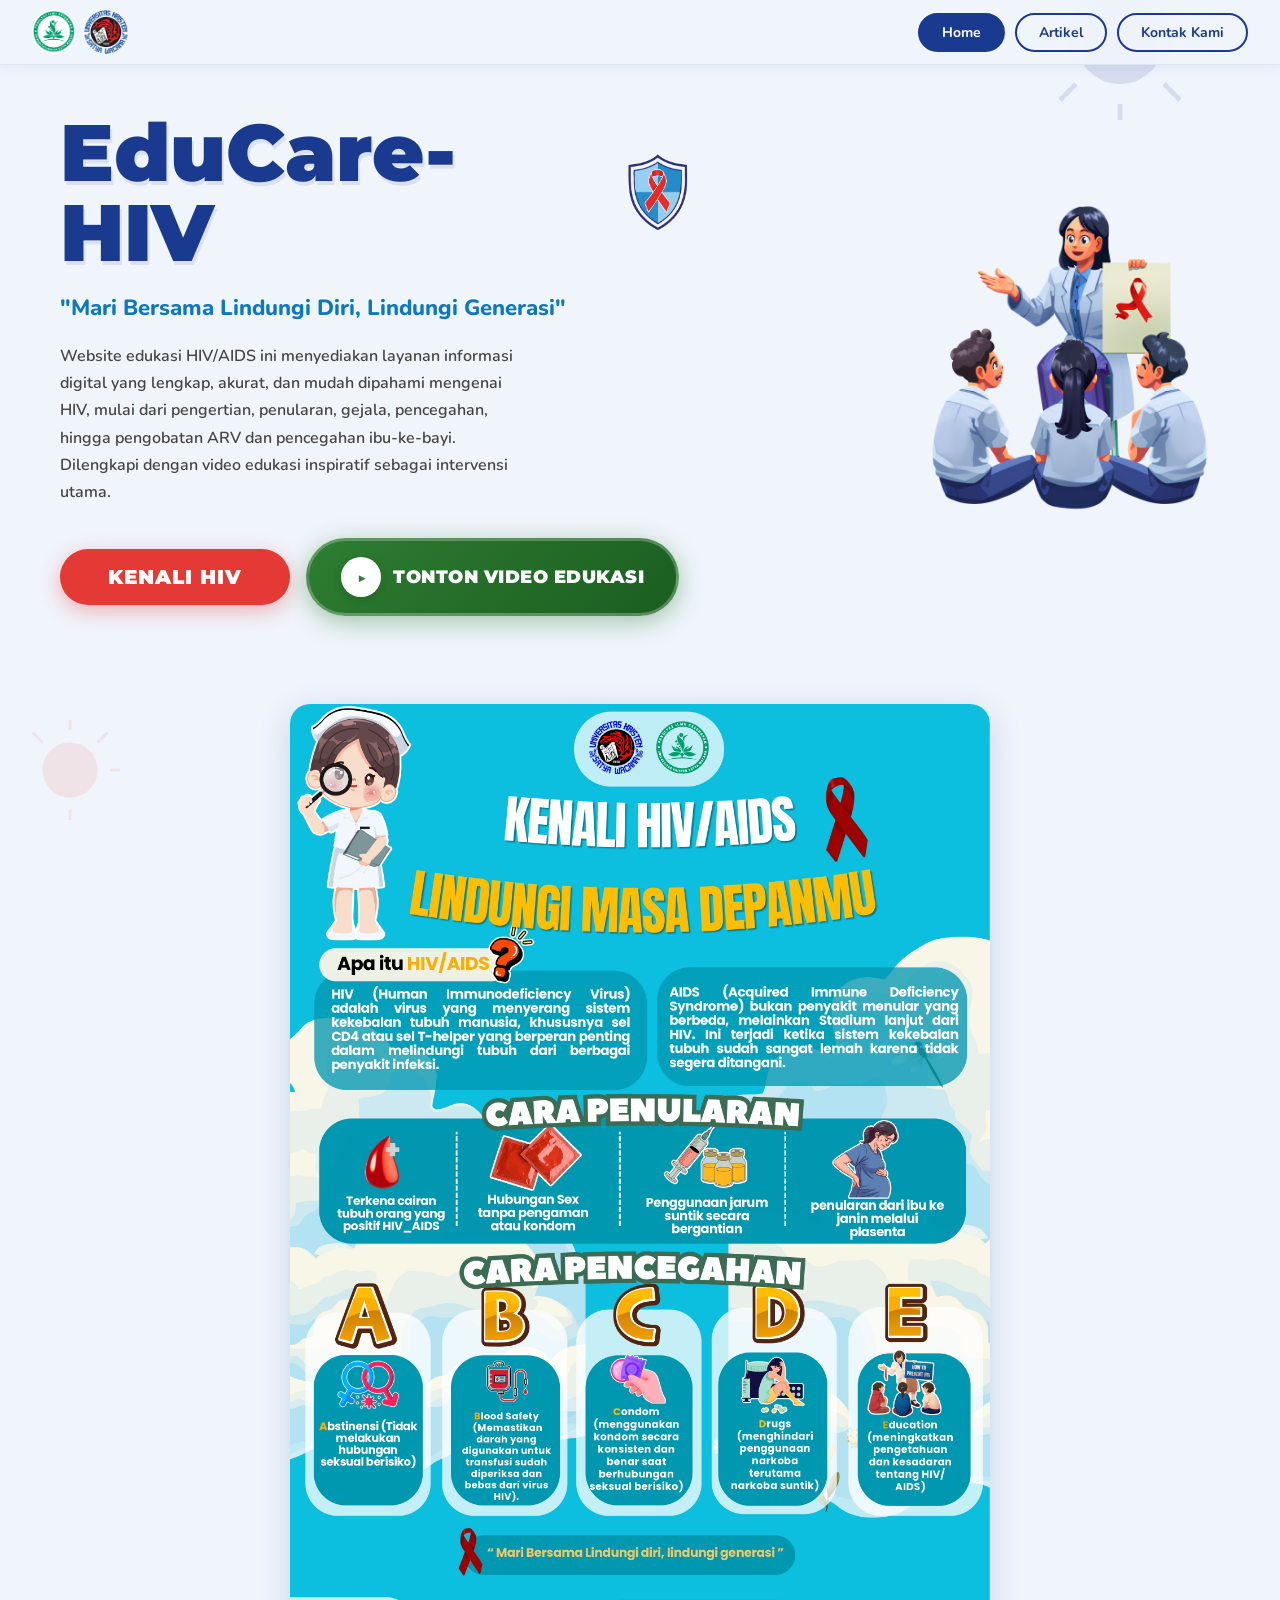
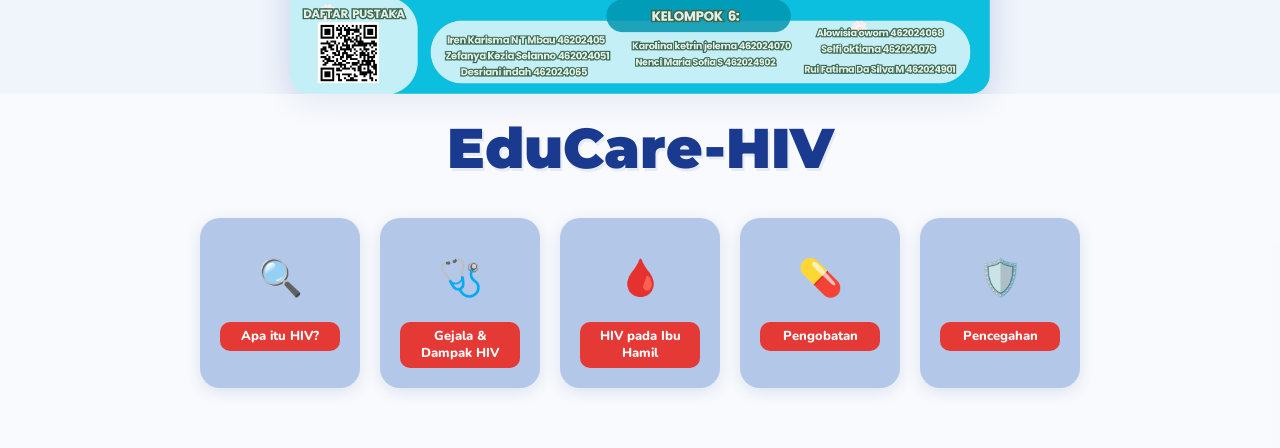
<file: index.html>
<!DOCTYPE html>
<html lang="id">
<head>
<meta charset="UTF-8">
<meta name="viewport" content="width=device-width, initial-scale=1.0">
<title>Digital Edu-HIV | Kenali HIV</title>
<link href="https://fonts.googleapis.com/css2?family=Nunito:wght@400;600;700;800;900&family=Montserrat:wght@700;800;900&display=swap" rel="stylesheet">
<link rel="stylesheet" href="style.css">
</head>
<body>
<!-- Virus background decoration -->
<div style="position:fixed;inset:0;pointer-events:none;z-index:0;overflow:hidden">
  <svg style="position:absolute;top:-40px;right:80px;width:160px;opacity:0.12" viewBox="0 0 200 200"><circle cx="100" cy="100" r="55" fill="#1a3a8f"/><g stroke="#1a3a8f" stroke-width="6" fill="none"><line x1="100" y1="20" x2="100" y2="0"/><line x1="155" y1="45" x2="175" y2="25"/><line x1="180" y1="100" x2="200" y2="100"/><line x1="155" y1="155" x2="175" y2="175"/><line x1="100" y1="180" x2="100" y2="200"/><line x1="45" y1="155" x2="25" y2="175"/><line x1="20" y1="100" x2="0" y2="100"/><line x1="45" y1="45" x2="25" y2="25"/></g><circle cx="100" cy="20" r="7" fill="#1a3a8f"/></svg>
  <svg style="position:absolute;bottom:80px;left:20px;width:100px;opacity:0.09" viewBox="0 0 200 200"><circle cx="100" cy="100" r="55" fill="#e53935"/><g stroke="#e53935" stroke-width="6" fill="none"><line x1="100" y1="20" x2="100" y2="0"/><line x1="155" y1="45" x2="175" y2="25"/><line x1="180" y1="100" x2="200" y2="100"/><line x1="100" y1="180" x2="100" y2="200"/><line x1="45" y1="45" x2="25" y2="25"/></g></svg>
</div>

<!-- NAVBAR -->
<nav class="navbar">
  <div class="navbar-logos">
    <img src="gambar/logo FIK.jpeg" alt="Logo FIK"> 
    <img src="gambar/UKSW LOGO.png" alt="Logo UKSW">
  </div>
  <div class="navbar-links">
    <a class="nav-btn active" href="index.html">Home</a>
    <a class="nav-btn" href="artikel.html">Artikel</a>
    <a class="nav-btn" href="kontak.html">Kontak Kami</a>
  </div>
</nav>

<!-- ================ HOME PAGE ================ -->
<div class="page active" id="page-home">
  <div class="hero" style="position:relative">
    <div class="hero-text">
        <div class="hero-title" style="display:flex; align-items:center; gap:10px;">
        EduCare-HIV
       <img src="gambar/2.png" style="width: 80px">
        </div>  
      <div class="hero-subtitle"> "Mari Bersama Lindungi Diri, Lindungi Generasi"</div>
      <p class="hero-desc">Website edukasi HIV/AIDS ini menyediakan layanan informasi digital yang lengkap, akurat, dan mudah dipahami mengenai HIV, mulai dari pengertian, penularan, gejala, pencegahan, hingga pengobatan ARV dan pencegahan ibu-ke-bayi. Dilengkapi dengan video edukasi inspiratif sebagai intervensi utama.</p>
      <div style="display:flex; align-items:center; gap:16px; flex-wrap:wrap;">
        <button class="hero-cta" onclick="showMenuSection()">KENALI HIV</button>
        <a href="https://youtu.be/QEv-DWT2_fU?si=ccV4FXZX_qn6AfQ3" target="_blank" rel="noopener" class="video-edu-btn">
          <span class="video-edu-icon">▶</span>
          Tonton Video Edukasi
        </a>
      </div>
    </div>
    <div class="hero-image">
      <svg viewBox="0 0 200 200" fill="none">
        <image href="gambar/1.png" x="0" y="0" width="200" height="200"/>
      </svg>
    </div>
  </div>
  
  <!-- POSTER -->
  <div class="poster-wrap" style="display:flex; justify-content:center; align-items:center; padding: 40px 24px 0; background:transparent;">
    <img src="gambar/Poster.jpg" alt="Poster EduCare-HIV" style="max-width:700px; width:100%; border-radius:20px; box-shadow:0 8px 32px rgba(26,58,143,0.18);">
  </div>

  <div class="menu-section" id="menu-section">
    <div class="menu-title">EduCare-HIV</div>
    <div class="menu-grid">
      <button class="menu-card" onclick="showPage('apa-itu-hiv')"><div class="menu-card-icon">🔍</div><div class="menu-card-label">Apa itu HIV?</div></button>
      <button class="menu-card" onclick="showPage('gejala-dampak')"><div class="menu-card-icon">🩺</div><div class="menu-card-label">Gejala &amp; Dampak HIV</div></button>
      <button class="menu-card" onclick="showPage('hiv-ibu-hamil')"><div class="menu-card-icon">🩸</div><div class="menu-card-label">HIV pada Ibu Hamil</div></button>
      <button class="menu-card" onclick="showPage('pengobatan')"><div class="menu-card-icon">💊</div><div class="menu-card-label">Pengobatan</div></button>
      <button class="menu-card" onclick="showPage('pencegahan')"><div class="menu-card-icon">🛡️</div><div class="menu-card-label">Pencegahan</div></button>
    </div>
  </div>
</div>

<!-- ================ APA ITU HIV PAGE ================ -->
<div class="page" id="page-apa-itu-hiv">
  <div class="inner-page">
    <div class="page-title reveal">Apa itu HIV?</div>
    <div class="reveal delay-1">
      <div class="acc-row" onclick="togglePanel('panel-pengertian', this.querySelector('.acc-row-label'))">
        <div class="acc-row-icon"><svg width="44" height="52" viewBox="0 0 100 120"><path d="M50 5 L88 22 L88 62 Q88 92 50 112 Q12 92 12 62 L12 22 Z" fill="#1a3a8f" stroke="#4a90d9" stroke-width="3"/><path d="M50 35 Q55 44 55 51 Q55 59 50 65 Q45 59 45 51 Q45 44 50 35Z" fill="#e53935"/><path d="M50 65 L44 78 M50 65 L56 78" stroke="#e53935" stroke-width="3" fill="none"/></svg></div>
        <div class="acc-row-right">
          <button class="acc-row-label" id="lbl-pengertian">Pengertian HIV/AIDS <span>▼</span></button>
          <div class="acc-row-bar"></div>
        </div>
      </div>
      <div class="acc-panel" id="panel-pengertian">
  <div class="acc-panel-inner" style="display:flex; align-items:stretch; gap:16px;">
    <div class="acc-panel-imgs" style="flex:0 0 50%; min-width:0;">
      <div class="acc-panel-img" style="height:100%; min-height:200px;">
        <img src="gambar/3.jpeg" alt="gambar" style="width:100%;height:100%;object-fit:cover;border-radius:8px;">
      </div>
    </div>
    <div class="acc-panel-text" style="flex:1; min-width:0;">
      <p><strong>HIV (Human Immunodeficiency Virus)</strong> adalah virus yang menyerang sistem kekebalan tubuh manusia, khususnya sel CD4 atau sel T-helper yang berperan penting dalam melindungi tubuh dari berbagai penyakit infeksi. Virus ini secara perlahan melemahkan kemampuan tubuh untuk melawan infeksi dan penyakit tertentu.</p><br>
      <p>HIV termasuk dalam kelompok <strong>retrovirus</strong>, yang berarti virus ini menggunakan RNA sebagai materi genetiknya dan menggunakan enzim <em>reverse transcriptase</em> untuk mengubah RNA menjadi DNA di dalam sel inang. <em>Nursalam, Ninuk, D.M. (2022).</em></p><br>
      <p><strong>AIDS (Acquired Immunodeficiency Syndrome)</strong> adalah stadium akhir infeksi HIV saat CD4 &lt; 200 sel/μL, membuat tubuh tidak mampu melawan infeksi oportunistik yang mengancam jiwa.</p>
    </div>
  </div>
</div>
    </div>
    <div class="reveal delay-2">
      <div class="acc-row" onclick="togglePanel('panel-penularan', this.querySelector('.acc-row-label'))">
        <div class="acc-row-icon"><svg width="50" height="50" viewBox="0 0 100 100"><circle cx="35" cy="30" r="18" fill="#7b4f3a"/><rect x="17" y="46" width="36" height="40" rx="10" fill="#a0522d"/><circle cx="65" cy="30" r="18" fill="#5a3e2b"/><rect x="47" y="46" width="36" height="40" rx="10" fill="#7b5c44"/></svg></div>
        <div class="acc-row-right">
          <button class="acc-row-label" id="lbl-penularan">Cara Penularan <span>▼</span></button>
          <div class="acc-row-bar"></div>
        </div>
      </div>
      <div class="acc-panel" id="panel-penularan">
        <div class="acc-panel-inner">
          <div class="acc-panel-imgs">
            <div class="acc-panel-img" style="background:linear-gradient(180deg,#b71c1c,#c62828)">🩸</div>
            <div class="acc-panel-img" style="background:linear-gradient(180deg,#c62828,#880e0e)">🍼</div>
            <div class="acc-panel-img" style="background:linear-gradient(180deg,#880e0e,#6a0000)">👶</div>
          </div>
          <div class="acc-panel-text">
            <p>HIV dapat ditularkan melalui kontak langsung dengan cairan tubuh: <strong>darah, air mani, cairan vagina, cairan rektal, serta ASI</strong>. Penularan terjadi melalui hubungan seksual tanpa pengaman, berbagi jarum suntik, transfusi darah yang terkontaminasi, dan penularan dari ibu ke anak.</p><br>
            <p>Penularan dari ibu ke anak <strong>(transmisi vertikal)</strong> dapat terjadi selama kehamilan, persalinan, maupun saat menyusui.</p><br>
            <p>⚠️ <strong>HIV TIDAK menular</strong> melalui: jabat tangan, pelukan, batuk, bersin, berbagi makanan/minuman, toilet, atau gigitan nyamuk.</p>
          </div>
        </div>
      </div>
    </div>
    <div class="reveal delay-3">
      <div class="acc-row" onclick="togglePanel('panel-epidemiologi', this.querySelector('.acc-row-label'))">
        <div class="acc-row-icon"><svg width="52" height="48" viewBox="0 0 110 100"><rect x="5" y="10" width="100" height="75" rx="8" fill="#1a3a8f" opacity="0.15"/><rect x="20" y="55" width="14" height="28" rx="3" fill="#e53935"/><rect x="42" y="40" width="14" height="43" rx="3" fill="#e53935" opacity="0.8"/><rect x="64" y="28" width="14" height="55" rx="3" fill="#e53935" opacity="0.6"/><rect x="86" y="15" width="14" height="68" rx="3" fill="#e53935" opacity="0.4"/><polyline points="27,55 49,40 71,28 93,15" stroke="#ffd600" stroke-width="3" fill="none" stroke-linecap="round"/></svg></div>
        <div class="acc-row-right">
          <button class="acc-row-label" id="lbl-epidemiologi">Infografis Epidemiologi <span>▼</span></button>
          <div class="acc-row-bar"></div>
        </div>
      </div>
      <div class="acc-panel" id="panel-epidemiologi">
        <div class="acc-panel-inner">
          <div class="acc-panel-imgs">
            <div class="acc-panel-img" style="background:linear-gradient(180deg,#1a3a8f,#1565c0)">🌍</div>
            <div class="acc-panel-img" style="background:linear-gradient(180deg,#1565c0,#0d47a1)">📊</div>
            <div class="acc-panel-img" style="background:linear-gradient(180deg,#0d47a1,#0a2f7a)">🏥</div>
          </div>
          <div class="acc-panel-text">
            <p>Menurut <strong>WHO</strong>, HIV masih menjadi masalah kesehatan global dengan <strong style="color:#ffd600">39 juta penderita</strong> (2022). Afrika menjadi wilayah terdampak terbesar, sementara Asia Tenggara menyumbang ~10% kasus.</p>
            <div style="display:grid;grid-template-columns:1fr 1fr 1fr;gap:8px;margin-top:16px">
              <div style="background:rgba(255,255,255,0.12);border-radius:10px;padding:10px;text-align:center"><div style="font-size:20px;font-weight:900;color:#ffd600">39 Jt</div><div style="font-size:11px;opacity:0.85">ODHA di dunia (2022)</div></div>
              <div style="background:rgba(255,255,255,0.12);border-radius:10px;padding:10px;text-align:center"><div style="font-size:20px;font-weight:900;color:#ffd600">1,6%</div><div style="font-size:11px;opacity:0.85">Angka kematian (2022)</div></div>
              <div style="background:rgba(255,255,255,0.12);border-radius:10px;padding:10px;text-align:center"><div style="font-size:20px;font-weight:900;color:#ffd600">1,3 Jt</div><div style="font-size:11px;opacity:0.85">Kasus AIDS baru (2022)</div></div>
            </div>
          </div>
        </div>
      </div>
    </div>
    <div class="clearfix reveal delay-4"><button class="btn-back" onclick="showPage('home')">⬅ KEMBALI</button></div>
  </div>
</div>

<!-- ================ GEJALA & DAMPAK PAGE ================ -->
<div class="page" id="page-gejala-dampak">
  <div class="inner-page">
    <div class="page-title reveal">Gejala &amp; Dampak HIV</div>
    <div class="acc-item reveal delay-1">
      <button class="acc-header" onclick="toggleAcc(this)"><span class="acc-icon">🤱</span>Fase Akut<span class="acc-arrow">▼</span></button>
      <div class="acc-body">
        <div class="acc-content">
         <div class="acc-content-text" style="display:flex; align-items:stretch; gap:16px;">
          <div style="flex:0 0 50%; min-width:0;">
          <img src="gambar/4.png" alt="gambar" style="width:100%;height:100%;object-fit:cover;border-radius:8px;">
          </div>
      <div style="flex:1; min-width:0;">
       <p><strong>Fase akut</strong> HIV umumnya terjadi 2–4 minggu setelah paparan, dengan gejala menyerupai flu: demam, kelelahan, ruam, sakit kepala, pembengkakan kelenjar getah bening, dan diare. Pada tahap ini terjadi kerusakan signifikan pada sistem imun, termasuk hilangnya hingga 60% sel CD4 memori dalam dua minggu pertama.</p>
        <br><p>Pada ibu hamil, fase akut juga muncul dalam rentang waktu yang sama dengan keluhan demam, nyeri tenggorokan, ruam, pembesaran kelenjar getah bening, serta nyeri otot dan sendi. Viral load sangat tinggi sehingga meningkatkan risiko transmisi dari ibu ke janin (Hastuti et al., 2022).</p>      
      </div>
    </div>
  </div>
</div>
    </div>
    <div class="acc-item">
      <button class="acc-header" onclick="toggleAcc(this)"><span class="acc-icon">❤️</span>Fase Laten<span class="acc-arrow">▼</span></button>
      <div class="acc-body">
        <div class="acc-content">
         <div class="acc-content-text" style="display:flex; align-items:stretch; gap:16px;">
          <div style="flex:0 0 50%; min-width:0;">
          <img src="gambar/5.png" alt="gambar" style="width:100%;height:100%;object-fit:cover;border-radius:8px;">
          </div>
          <div style="flex:1; min-width:0;">
          <p>Virus bereplikasi secara aktif di dalam tubuh, namun penderita umumnya tidak menunjukkan gejala klinis yang nyata. Pada ibu hamil dengan HIV dalam fase laten ini menjadi sumber penularan bagi janinnya. Jika tidak terdeteksi, kondisi ini dapat berkembang ke tahap lebih berat dengan gejala demam persisten, penurunan berat badan, pembengkakan kelenjar getah bening, keringat malam, dan kelemahan tubuh (Pravitasari et al., 2022).</p>
        </div>
      </div>
  </div>
</div>
    </div>
    <div class="acc-item">
      <button class="acc-header" onclick="toggleAcc(this)"><span class="acc-icon">🎗️</span>Fase AIDS<span class="acc-arrow">▼</span></button>
     <div class="acc-body">
        <div class="acc-content">
         <div class="acc-content-text" style="display:flex; align-items:stretch; gap:16px;">
          <div style="flex:0 0 50%; min-width:0;">
          <img src="gambar/6.png" alt="gambar" style="width:100%;height:100%;object-fit:cover;border-radius:8px;">
          </div>
          <div style="flex:1; min-width:0;">
        <p><strong>AIDS</strong> adalah tahap akhir infeksi HIV: CD4 &lt; 200 sel/mm³ dan munculnya infeksi oportunistik seperti tuberkulosis, kandidiasis, dan pneumonia. Pada ibu hamil yang mengalami AIDS, risiko komplikasi kehamilan dan penularan ke bayi meningkat signifikan jika tidak mendapat terapi ARV optimal.</p>
        </div>
      </div>
  </div>
</div>
    </div>
    <div class="acc-item">
      <button class="acc-header" onclick="toggleAcc(this)"><span class="acc-icon">🧍</span>Dampak Fisik<span class="acc-arrow">▼</span></button>
      <div class="acc-body">
        <div class="acc-content">
         <div class="acc-content-text" style="display:flex; align-items:stretch; gap:16px;">
          <div style="flex:0 0 50%; min-width:0;">
          <img src="gambar/7.png" alt="gambar" style="width:100%;height:100%;object-fit:cover;border-radius:8px;">
          </div>
          <div style="flex:1; min-width:0;">
        <p>Dampak fisik HIV/AIDS meliputi inflamasi kronis, risiko penyakit jantung, osteoporosis, gangguan metabolisme, penurunan massa otot dan kelelahan kronis, serta gangguan kognitif. Pada ibu hamil, HIV menyebabkan imunosupresi berat sehingga rentan terhadap infeksi oportunistik seperti kandidiasis, gangguan pernapasan, dan diare kronis.</p>
        </div>
      </div>
  </div>
</div>
    </div>
    <div class="acc-item">
      <button class="acc-header" onclick="toggleAcc(this)"><span class="acc-icon">🧠</span>Dampak Psikologis<span class="acc-arrow">▼</span></button>
    <div class="acc-body">
  <div class="acc-content">
    <div class="acc-content-text" style="display:flex; align-items:center; gap:16px;">
      <div style="flex:0 0 45%; min-width:0;">
        <img src="gambar/8.png" alt="gambar" style="width:100%;aspect-ratio: 1153/589;object-fit:cover;object-position: center;border-radius:8px;display:block;">
      </div>
      <div style="flex:1; min-width:0;">
        <p>Sebagian besar ODHA mengalami tekanan mental signifikan setelah mengetahui status kesehatannya: penolakan diagnosa, stres berat, dan depresi. Sekitar sepertiga ODHA pernah mengalami ide untuk mengakhiri hidup. Stigma dan diskriminasi sosial memperparah kecemasan, mendorong ODHA menarik diri dari lingkungan sosial (Syam, 2025).</p>
        <br>
        <p>Ibu hamil dengan HIV memiliki risiko lebih tinggi mengalami depresi, kecemasan, dan stres prenatal. Evaluasi kesehatan mental menjadi aspek penting dalam pencegahan gangguan psikologis yang lebih berat.</p>
      </div>
    </div>
  </div>
</div>
    </div>
    <div class="acc-item">
      <button class="acc-header" onclick="toggleAcc(this)"><span class="acc-icon">👥</span>Stigma Sosial<span class="acc-arrow">▼</span></button>
       <div class="acc-body">
        <div class="acc-content">
         <div class="acc-content-text" style="display:flex; align-items:stretch; gap:16px;">
          <div style="flex:0 0 50%; min-width:0;">
          <img src="gambar/9.png" alt="gambar" style="width:100%;height:100%;object-fit:cover;border-radius:8px;">
          </div>
          <div style="flex:1; min-width:0;">
        <p>Stigma terhadap ODHA akibat kurangnya pemahaman masyarakat menimbulkan dampak psikologis: sedih, malu, cemas, dan rendah diri. Stigma membuat sebagian orang enggan mengungkapkan status atau mencari layanan medis. Kondisi serupa dialami ibu hamil dengan HIV yang takut penilaian sosial sehingga ragu menjalani pemeriksaan (Ninef et al., 2023).</p>
        </div>
      </div>
  </div>
</div>
    </div>
    <div class="clearfix"><button class="btn-back" onclick="showPage('home')">⬅ KEMBALI</button></div>
  </div>
</div>

<!-- ================ HIV IBU HAMIL PAGE ================ -->
<div class="page" id="page-hiv-ibu-hamil">
  <div class="inner-page">
    <div class="page-title reveal">HIV pada Ibu Hamil</div>
    <div class="acc-item">
      <button class="acc-header" onclick="toggleAcc(this)"><span class="acc-icon">🤰</span>Risiko Ibu ke Bayi<span class="acc-arrow">▼</span></button>
  <div class="acc-body">
  <div class="acc-content">
    <div class="acc-content-text" style="display:flex; align-items:center; gap:16px;">
      <div style="flex:0 0 40%; min-width:0;">
        <img src="gambar/10.png" alt="gambar" style="width:70%;aspect-ratio: 471/1539;object-fit:cover;object-position: center;border-radius:8px;display:block;">
      </div>
      <div style="flex:1; min-width:0;">
        <p>Lebih dari 90% kasus HIV pada bayi terjadi akibat penularan dari ibu kepada anak (MTCT/transmisi vertikal). Penularan dapat berlangsung selama kehamilan, persalinan, maupun saat menyusui.</p>
        <br><p><strong>Kapan penularan bisa terjadi?</strong></p>
        <ul style="padding-left:18px;line-height:2;margin-top:6px">
          <li>🤰 <strong>Selama kehamilan (in utero)</strong> — risiko 5–10%: HIV dapat melewati plasenta masuk ke tubuh janin jika viral load ibu tinggi dan tidak menjalani terapi ARV.</li>
          <li>🏥 <strong>Saat persalinan (intrapartum)</strong> — risiko 10–20%: Bayi terpapar darah dan cairan vagina yang mengandung HIV ketika melewati jalan lahir.</li>
          <li>🍼 <strong>Saat menyusui</strong> — risiko 5–20%: HIV terdapat dalam ASI dan dapat masuk melalui lapisan saluran cerna bayi yang masih sensitif.</li>
        </ul>
        <br><p>Risiko penularan dapat ditekan hingga sangat rendah apabila ibu rutin mengonsumsi ARV selama kehamilan dan bayi mendapat obat pencegahan setelah lahir.</p>
      </div>
    </div>
  </div>
</div>
    </div>
    <div class="clearfix" style="margin-top:16px"><button class="btn-back" onclick="showPage('home')">⬅ KEMBALI</button></div>
  </div>
</div>

<!-- ================ PENGOBATAN PAGE ================ -->
<div class="page" id="page-pengobatan">
  <div class="inner-page">
    <div class="page-title reveal">Pengobatan HIV</div>
    <div class="acc-item">
      <button class="acc-header" onclick="toggleAcc(this)"><span class="acc-icon">💊</span>Terapi Antiretroviral (ARV)<span class="acc-arrow">▼</span></button>
      <div class="acc-body"><div class="acc-content"><div class="acc-content-text">
        <p><strong>Terapi ARV</strong> menghambat perkembangbiakan virus di dalam tubuh. Tidak menyembuhkan HIV, tetapi dapat menurunkan viral load, menjaga sistem kekebalan tubuh tetap kuat, serta mencegah komplikasi dan penularan kepada orang lain.</p>
      </div></div></div>
    </div>
    <div class="acc-item">
      <button class="acc-header" onclick="toggleAcc(this)"><span class="acc-icon">🏥</span>Golongan dan Jenis Obat ARV<span class="acc-arrow">▼</span></button>
      <div class="acc-body">
  <div class="acc-content">
    <div class="acc-content-text" style="display:flex; align-items:center; gap:16px;">
      <div style="flex:0 0 33%; min-width:0;">
        <img src="gambar/11.jpg" alt="gambar" style="width:70%;aspect-ratio: 471/1539;object-fit:cover;object-position: center;border-radius:8px;display:block;">
      </div>
      <div style="flex:1; min-width:0;">
        <p><strong>Golongan ARV yang digunakan di Indonesia:</strong></p><br>
        <p><strong>1. Tenofovir</strong> — Menghentikan perkembangan virus HIV, menjaga daya tahan tubuh tetap kuat.</p>
        <p><strong>2. Lamivudine</strong> — Menghambat pertumbuhan virus HIV sehingga jumlah virus dalam darah menurun.</p>
        <p><strong>3. Dolutegravir</strong> — Mencegah virus HIV masuk dan menyatu dengan sel tubuh manusia.</p>
        <p><strong>4. Zidovudine</strong> — Mengurangi jumlah virus HIV dalam darah; sering digunakan untuk mencegah penularan ibu ke bayi.</p>
        <p><strong>5. Nevirapine</strong> — Menghambat enzim yang dibutuhkan virus untuk berkembang.</p>
      </div>
    </div>
  </div>
</div>

    </div>
    <div class="acc-item">
      <button class="acc-header" onclick="toggleAcc(this)"><span class="acc-icon">📋</span>Cara dan Waktu Minum ARV<span class="acc-arrow">▼</span></button>
      <div class="acc-body">
        <div class="acc-content">
         <div class="acc-content-text" style="display:flex; align-items:stretch; gap:16px;">
          <div style="flex:0 0 50%; min-width:0;">
          <img src="gambar/12.jpeg" alt="gambar" style="width:100%;height:100%;object-fit:cover;border-radius:8px;">
          </div>
      <div style="flex:1; min-width:0;">
       <p><strong>Cara Penggunaan:</strong></p>
        <ul style="padding-left:18px;line-height:2;margin-top:6px">
          <li>Diminum setiap hari pada jam yang sama</li>
          <li>Boleh diminum setelah makan jika terasa mual</li>
          <li>Jangan pernah berhenti tanpa izin dokter</li>
        </ul>
        <br><p><strong>Perhatian:</strong> Berkonsultasi jika mengalami mual hebat, ruam berat, pusing berat, atau sangat lemas. Hindari minum obat bersamaan dengan obat lain tanpa konsultasi dokter.</p>
      </div>
    </div>
  </div>
</div>

    </div>
    <div class="acc-item">
      <button class="acc-header" onclick="toggleAcc(this)"><span class="acc-icon">📌</span>Kepatuhan dan Dampak<span class="acc-arrow">▼</span></button>
      <div class="acc-body">
        <div class="acc-content">
         <div class="acc-content-text" style="display:flex; align-items:stretch; gap:16px;">
          <div style="flex:0 0 50%; min-width:0;">
          <img src="gambar/13.jpeg" alt="gambar" style="width:100%;height:100%;object-fit:cover;border-radius:8px;">
          </div>
           <div style="flex:1; min-width:0;">
              <p>Ketaatan mengonsumsi ARV penting dalam: menurunkan viral load hingga tidak terdeteksi, mencegah resistensi, mempertahankan jumlah sel CD4, dan mengurangi risiko penularan ke bayi. Ketidakpatuhan dapat menyebabkan kegagalan pengobatan. Efek samping umum: mual, muntah, diare, anemia, ruam kulit—dapat dikendalikan melalui pemantauan berkala.</p>
      </div>
    </div>
  </div>
</div>
    </div>
    <div class="acc-item">
      <button class="acc-header" onclick="toggleAcc(this)"><span class="acc-icon">💢</span>Efek Samping<span class="acc-arrow">▼</span></button>
      <div class="acc-body">
        <div class="acc-content">
         <div class="acc-content-text" style="display:flex; align-items:stretch; gap:16px;">
          <div style="flex:0 0 50%; min-width:0;">
          <img src="gambar/14.jpeg" alt="gambar" style="width:100%;height:100%;object-fit:cover;border-radius:8px;">
          </div>
           <div style="flex:1; min-width:0;">
        <p>Konsumsi ARV pada ibu hamil berperan menurunkan jumlah virus hingga tidak terdeteksi sehingga risiko penularan ke bayi dapat ditekan. Meskipun dapat menimbulkan efek samping seperti mual, anemia, atau gangguan fungsi hati, manfaat ARV tetap jauh lebih besar sehingga obat harus diminum teratur sesuai anjuran tenaga kesehatan.</p>
      </div>
    </div>
  </div>
</div>
    </div>
    <div class="clearfix"><button class="btn-back" onclick="showPage('home')">⬅ KEMBALI</button></div>
  </div>
</div>

<!-- ================ PENCEGAHAN PAGE ================ -->
<div class="page" id="page-pencegahan">
  <div class="inner-page" style="max-width:700px">
    <div class="page-title reveal">Pencegahan HIV</div>
    <div class="reveal delay-1">
      <div class="acc-row" onclick="togglePanel('panel-pA', this.querySelector('.acc-row-label'))">
        <div class="acc-row-icon" style="background:#dce8f8;font-family:'Montserrat',sans-serif;font-size:32px;font-weight:900;color:#c0392b;">A</div>
        <div class="acc-row-right"><button class="acc-row-label" id="lbl-pA">A-Absistensi (Tidak melakukan hubungan seksual beresiko)<span>▼</span></button><div class="acc-row-bar"></div></div>
      </div>
      <div class="acc-panel" id="panel-pA"><div class="acc-panel-inner"><div class="acc-panel-text" style="padding:16px 22px">Menghindari perilaku seksual berisiko dan melakukan hubungan seksual secara aman dengan menggunakan kondom secara konsisten serta tidak berganti-ganti pasangan.</div></div></div>
    </div>
    <div class="reveal delay-2">
      <div class="acc-row" onclick="togglePanel('panel-pB', this.querySelector('.acc-row-label'))">
        <div class="acc-row-icon" style="background:#dce8f8;font-family:'Montserrat',sans-serif;font-size:32px;font-weight:900;color:#c0392b;">B</div>
        <div class="acc-row-right"><button class="acc-row-label" id="lbl-pB">B – Bersih dan Aman Darah <span>▼</span></button><div class="acc-row-bar"></div></div>
      </div>
      <div class="acc-panel" id="panel-pB"><div class="acc-panel-inner"><div class="acc-panel-text" style="padding:16px 22px">Tidak berbagi jarum suntik dan memastikan penggunaan alat medis, tato, atau tindik dalam kondisi steril untuk mencegah penularan melalui darah.</div></div></div>
    </div>
    <div class="reveal delay-3">
      <div class="acc-row" onclick="togglePanel('panel-pC', this.querySelector('.acc-row-label'))">
        <div class="acc-row-icon" style="background:#fde8cc;font-family:'Montserrat',sans-serif;font-size:32px;font-weight:900;color:#e67e22;">C</div>
        <div class="acc-row-right"><button class="acc-row-label" id="lbl-pC">C – Cek HIV Secara Rutin<span>▼</span></button><div class="acc-row-bar"></div></div>
      </div>
      <div class="acc-panel" id="panel-pC"><div class="acc-panel-inner"><div class="acc-panel-text" style="padding:16px 22px">Melakukan skrining atau tes HIV secara berkala, terutama bagi individu dengan faktor risiko, agar infeksi dapat terdeteksi dan ditangani lebih dini.</div></div></div>
    </div>
    <div class="reveal delay-4">
      <div class="acc-row" onclick="togglePanel('panel-pD', this.querySelector('.acc-row-label'))">
        <div class="acc-row-icon" style="background:#dce8f8;font-family:'Montserrat',sans-serif;font-size:32px;font-weight:900;color:#c0392b;">D</div>
        <div class="acc-row-right"><button class="acc-row-label" id="lbl-pD">D – Dukungan Pengobatan (Terapi ARV)<span>▼</span></button><div class="acc-row-bar"></div></div>
      </div>
      <div class="acc-panel" id="panel-pD"><div class="acc-panel-inner"><div class="acc-panel-text" style="padding:16px 22px">Bagi orang dengan HIV, rutin mengonsumsi terapi antiretroviral (ARV) untuk menurunkan jumlah virus sehingga risiko penularan semakin kecil.</div></div></div>
    </div>
    <div class="reveal delay-5">
      <div class="acc-row" onclick="togglePanel('panel-pE', this.querySelector('.acc-row-label'))">
        <div class="acc-row-icon" style="background:#dce8f8;font-family:'Montserrat',sans-serif;font-size:32px;font-weight:900;color:#c0392b;">E</div>
        <div class="acc-row-right"><button class="acc-row-label" id="lbl-pE">E – Edukasi dan Eliminasi Stigma<span>▼</span></button><div class="acc-row-bar"></div></div>
      </div>
      <div class="acc-panel" id="panel-pE"><div class="acc-panel-inner"><div class="acc-panel-text" style="padding:16px 22px">Meningkatkan edukasi tentang HIV serta mengurangi stigma agar masyarakat memahami cara penularan yang benar dan mendukung akses layanan kesehatan.</div></div></div>
    </div>
    <!-- QUIZ BOX -->
    <div class="quiz-box reveal" style="margin-top:28px">
      <div class="quiz-box-text">
        <div class="quiz-box-title">📝 Uji Pengetahuanmu!</div>
        <div class="quiz-box-desc">Sudah baca semua materi pencegahan HIV?<br>Sekarang waktunya kerjakan quiz untuk mengecek pemahamanmu!</div>
      </div>
      <a href="https://docs.google.com/forms/d/e/1FAIpQLSdXBkF-D1U_JVSRG3JG3_ohh5ZMYqhpOCGl5YpAkwWz1QZ7_g/viewform?usp=header" target="_blank" rel="noopener" class="quiz-btn">
        <span class="quiz-btn-icon">✏️</span>
        Kerjakan Quiz
      </a>
    </div>
    <div class="clearfix reveal" style="margin-top:24px"><button class="btn-back" onclick="showPage('home')">⬅ KEMBALI</button></div>
  </div>
</div>

<script>
  
function showPage(pageId) {
    document.querySelectorAll('.page').forEach(p => p.classList.remove('active'));
    const targetPage = document.getElementById('page-' + pageId);
    if (targetPage) { 
        targetPage.classList.add('active');
        targetPage.scrollIntoView({ behavior: 'smooth' });
    }
    setTimeout(() => triggerReveal(), 50);
}

  function showMenuSection() {
    document.getElementById('menu-section').scrollIntoView({ behavior: 'smooth' });
  }
  function togglePanel(panelId, labelEl) {
    const panel = document.getElementById(panelId);
    const isOpen = panel.classList.contains('open');
    const page = panel.closest('.page');
    page.querySelectorAll('.acc-panel').forEach(p => p.classList.remove('open'));
    page.querySelectorAll('.acc-row-label').forEach(l => l.classList.remove('open'));
    page.querySelectorAll('.acc-row-label span').forEach(a => a.style.transform = 'rotate(0deg)');
    if (!isOpen) {
      panel.classList.add('open');
      if (labelEl) { labelEl.classList.add('open'); const arrow = labelEl.querySelector('span'); if (arrow) arrow.style.transform = 'rotate(180deg)'; }
      setTimeout(() => panel.scrollIntoView({ behavior: 'smooth', block: 'nearest' }), 80);
    }
  }
  function toggleAcc(header) {
    const body = header.nextElementSibling;
    const isOpen = body.classList.contains('open');
    const innerPage = header.closest('.inner-page');
    innerPage.querySelectorAll('.acc-body').forEach(b => b.classList.remove('open'));
    innerPage.querySelectorAll('.acc-header').forEach(h => h.classList.remove('open'));
    if (!isOpen) { body.classList.add('open'); header.classList.add('open'); setTimeout(() => body.scrollIntoView({ behavior: 'smooth', block: 'nearest' }), 80); }
  }
  function triggerReveal() {
    const activePage = document.querySelector('.page.active');
    if (!activePage) return;
    activePage.querySelectorAll('.reveal').forEach((el, i) => { setTimeout(() => el.classList.add('visible'), i * 80); });
  }
  const observer = new IntersectionObserver((entries) => { entries.forEach(entry => { if (entry.isIntersecting) entry.target.classList.add('visible'); }); }, { threshold: 0.12 });
  function initObserver() { document.querySelectorAll('.reveal').forEach(el => observer.observe(el)); }
  window.addEventListener('DOMContentLoaded', () => { initObserver(); triggerReveal(); });
</script>
</body>
</html>
</file>
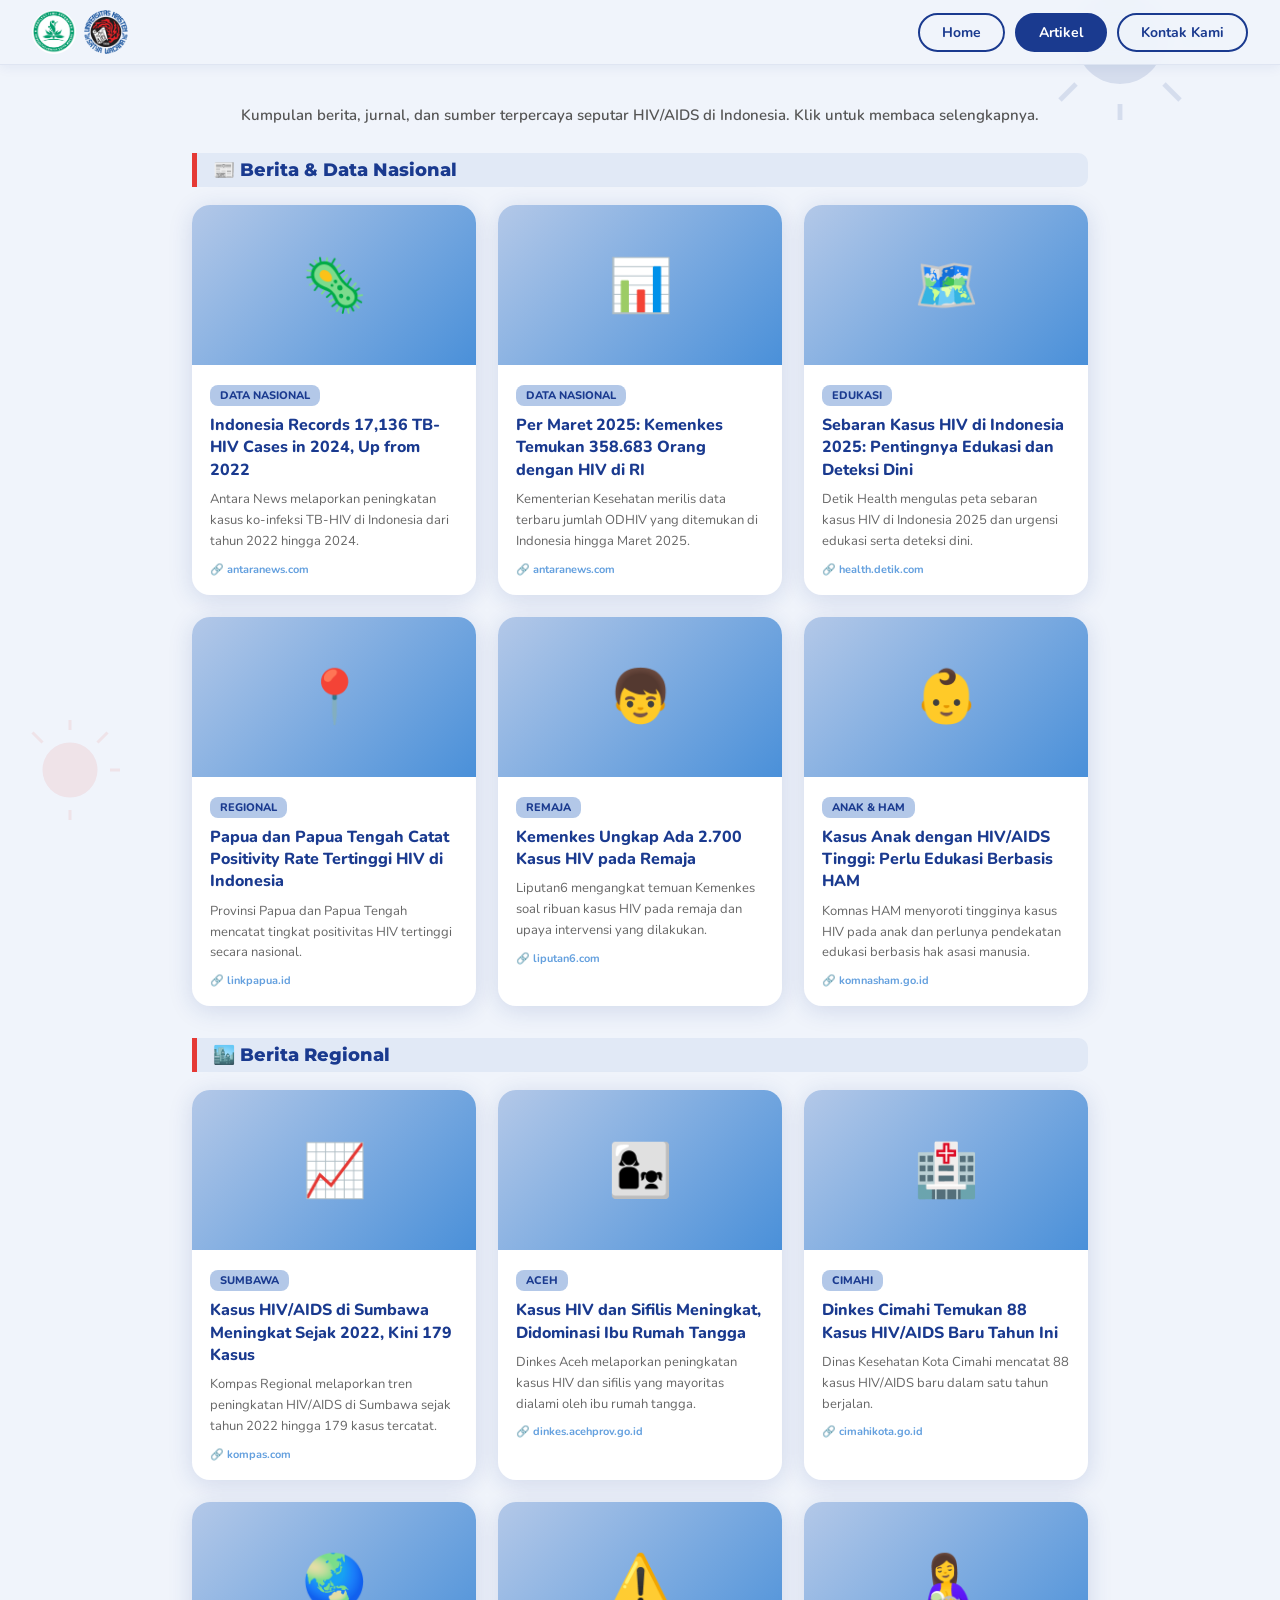
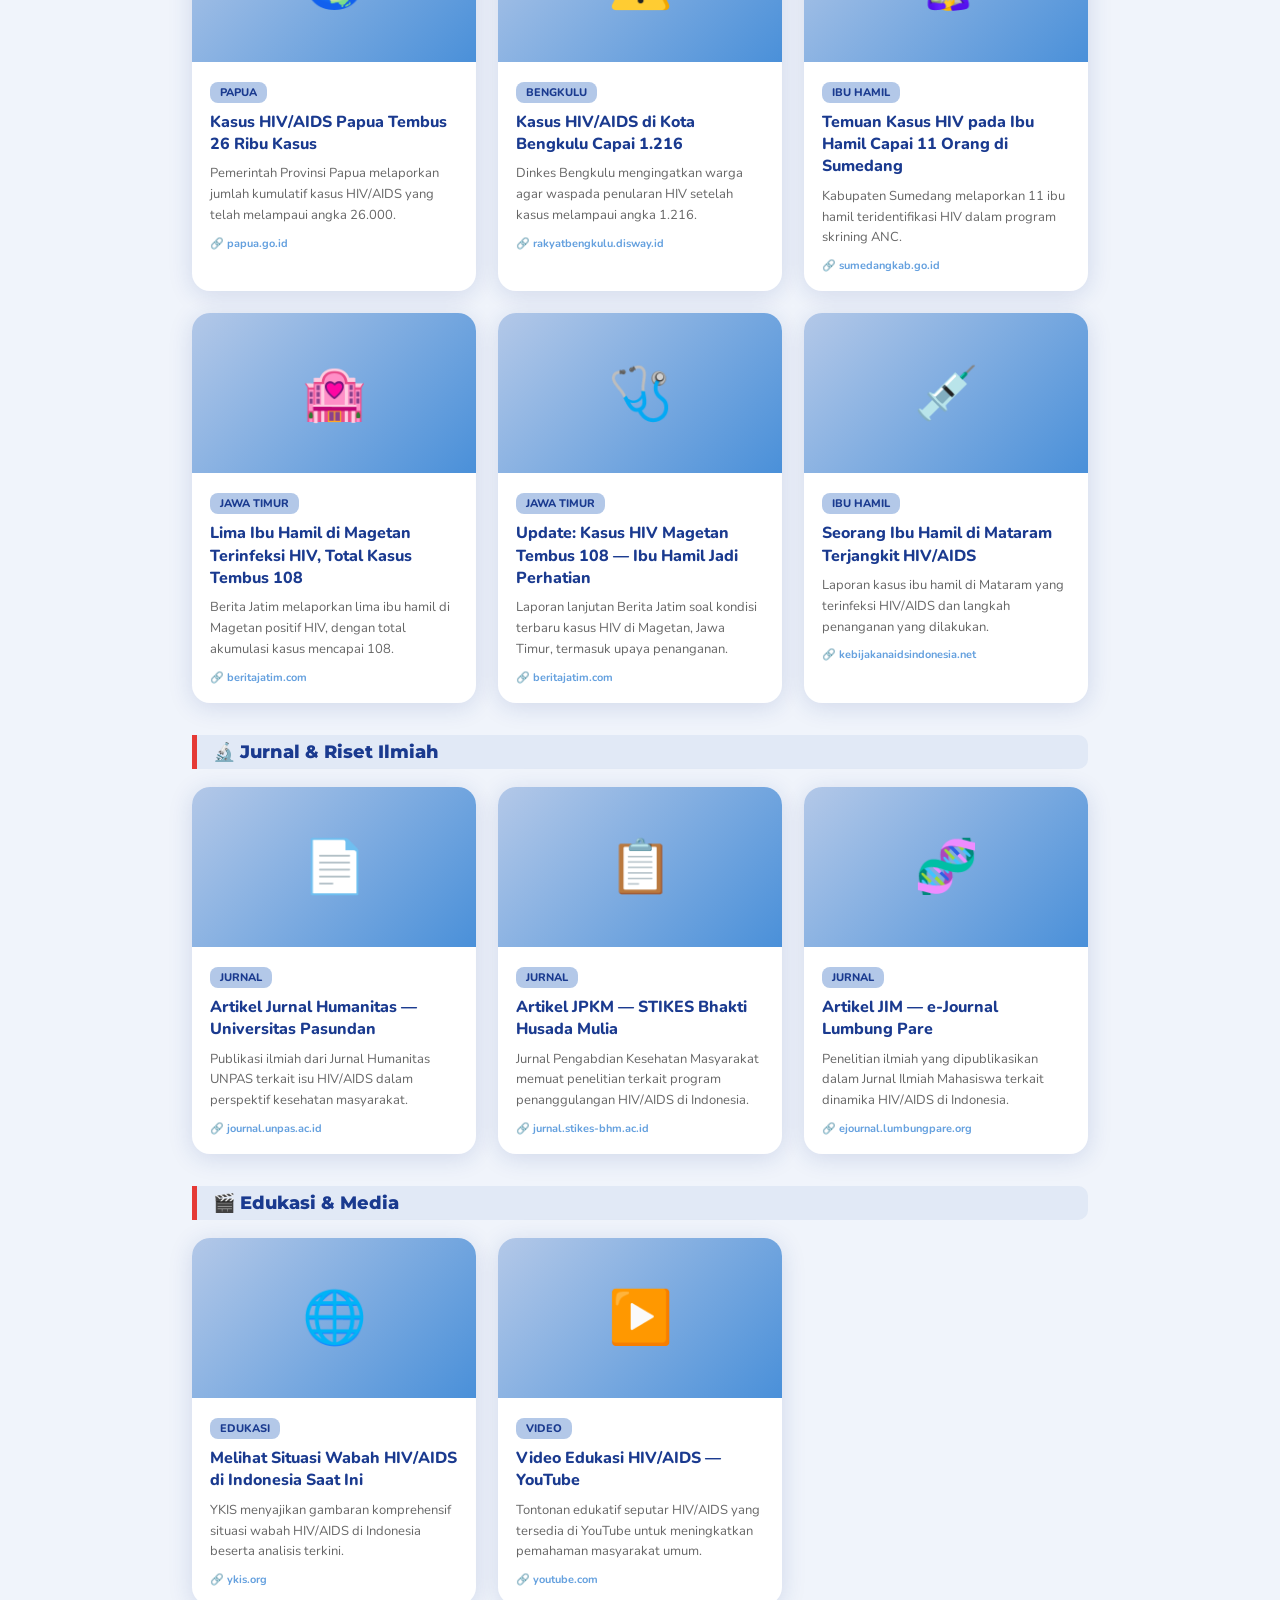
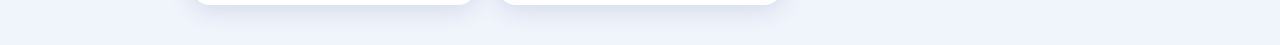
<file: artikel.html>
<!DOCTYPE html>
<html lang="id">
<head>
<meta charset="UTF-8">
<meta name="viewport" content="width=device-width, initial-scale=1.0">
<title>Digital Edu-HIV | Artikel</title>
<link href="https://fonts.googleapis.com/css2?family=Nunito:wght@400;600;700;800;900&family=Montserrat:wght@700;800;900&display=swap" rel="stylesheet">
<link rel="stylesheet" href="style.css">
</head>
<body>
<!-- Virus background decoration -->
<div style="position:fixed;inset:0;pointer-events:none;z-index:0;overflow:hidden">
  <svg style="position:absolute;top:-40px;right:80px;width:160px;opacity:0.12" viewBox="0 0 200 200"><circle cx="100" cy="100" r="55" fill="#1a3a8f"/><g stroke="#1a3a8f" stroke-width="6" fill="none"><line x1="100" y1="20" x2="100" y2="0"/><line x1="155" y1="45" x2="175" y2="25"/><line x1="180" y1="100" x2="200" y2="100"/><line x1="155" y1="155" x2="175" y2="175"/><line x1="100" y1="180" x2="100" y2="200"/><line x1="45" y1="155" x2="25" y2="175"/><line x1="20" y1="100" x2="0" y2="100"/><line x1="45" y1="45" x2="25" y2="25"/></g><circle cx="100" cy="20" r="7" fill="#1a3a8f"/></svg>
  <svg style="position:absolute;bottom:80px;left:20px;width:100px;opacity:0.09" viewBox="0 0 200 200"><circle cx="100" cy="100" r="55" fill="#e53935"/><g stroke="#e53935" stroke-width="6" fill="none"><line x1="100" y1="20" x2="100" y2="0"/><line x1="155" y1="45" x2="175" y2="25"/><line x1="180" y1="100" x2="200" y2="100"/><line x1="100" y1="180" x2="100" y2="200"/><line x1="45" y1="45" x2="25" y2="25"/></g></svg>
</div>

<!-- NAVBAR -->
<nav class="navbar">
  <div class="navbar-logos">
    <img src="gambar/logo FIK.jpeg" alt="Logo FIK"> 
    <img src="gambar/UKSW LOGO.png" alt="Logo UKSW">
  </div>
  <div class="navbar-links">
    <a class="nav-btn" href="index.html">Home</a>
    <a class="nav-btn active" href="artikel.html">Artikel</a>
    <a class="nav-btn" href="kontak.html">Kontak Kami</a>
  </div>
</nav>

<!-- ================ ARTIKEL PAGE ================ -->
<div class="page active" id="page-artikel">
  <div class="inner-page" style="max-width:960px">
    <p style="text-align:center;color:#555;font-size:15px;margin-bottom:28px;font-weight:600" class="reveal">Kumpulan berita, jurnal, dan sumber terpercaya seputar HIV/AIDS di Indonesia. Klik untuk membaca selengkapnya.</p>

    <!-- Kategori: Berita & Data Nasional -->
    <div class="artikel-section-label reveal">📰 Berita &amp; Data Nasional</div>
    <div class="artikel-grid">

      <a class="artikel-card reveal delay-1" href="https://en.antaranews.com/news/342746/indonesia-records-17136-tb-hiv-cases-in-2024-up-from-2022" target="_blank" rel="noopener">
        <div class="artikel-card-img">🦠</div>
        <div class="artikel-card-body">
          <div class="artikel-card-tag">Data Nasional</div>
          <div class="artikel-card-title">Indonesia Records 17,136 TB-HIV Cases in 2024, Up from 2022</div>
          <div class="artikel-card-desc">Antara News melaporkan peningkatan kasus ko-infeksi TB-HIV di Indonesia dari tahun 2022 hingga 2024.</div>
          <div class="artikel-card-source">🔗 antaranews.com</div>
        </div>
      </a>

      <a class="artikel-card reveal delay-2" href="https://www.antaranews.com/berita/4913705/per-maret-2025-kemenkes-temukan-358683-orang-dengan-hiv-di-ri" target="_blank" rel="noopener">
        <div class="artikel-card-img">📊</div>
        <div class="artikel-card-body">
          <div class="artikel-card-tag">Data Nasional</div>
          <div class="artikel-card-title">Per Maret 2025: Kemenkes Temukan 358.683 Orang dengan HIV di RI</div>
          <div class="artikel-card-desc">Kementerian Kesehatan merilis data terbaru jumlah ODHIV yang ditemukan di Indonesia hingga Maret 2025.</div>
          <div class="artikel-card-source">🔗 antaranews.com</div>
        </div>
      </a>

      <a class="artikel-card reveal delay-3" href="https://health.detik.com/berita-detikhealth/d-8034016/sebaran-kasus-hiv-di-indonesia-2025-ini-pentingnya-edukasi-dan-deteksi-dini" target="_blank" rel="noopener">
        <div class="artikel-card-img">🗺️</div>
        <div class="artikel-card-body">
          <div class="artikel-card-tag">Edukasi</div>
          <div class="artikel-card-title">Sebaran Kasus HIV di Indonesia 2025: Pentingnya Edukasi dan Deteksi Dini</div>
          <div class="artikel-card-desc">Detik Health mengulas peta sebaran kasus HIV di Indonesia 2025 dan urgensi edukasi serta deteksi dini.</div>
          <div class="artikel-card-source">🔗 health.detik.com</div>
        </div>
      </a>

      <a class="artikel-card reveal delay-1" href="https://linkpapua.id/papua-dan-papua-tengah-catat-positivity-rate-tertinggi-kasus-hiv-di-indonesia/" target="_blank" rel="noopener">
        <div class="artikel-card-img">📍</div>
        <div class="artikel-card-body">
          <div class="artikel-card-tag">Regional</div>
          <div class="artikel-card-title">Papua dan Papua Tengah Catat Positivity Rate Tertinggi HIV di Indonesia</div>
          <div class="artikel-card-desc">Provinsi Papua dan Papua Tengah mencatat tingkat positivitas HIV tertinggi secara nasional.</div>
          <div class="artikel-card-source">🔗 linkpapua.id</div>
        </div>
      </a>

      <a class="artikel-card reveal delay-2" href="https://www.liputan6.com/health/read/6056749/kemenkes-ungkap-ada-2700-kasus-hiv-pada-remaja-bagaimana-intervensinya" target="_blank" rel="noopener">
        <div class="artikel-card-img">👦</div>
        <div class="artikel-card-body">
          <div class="artikel-card-tag">Remaja</div>
          <div class="artikel-card-title">Kemenkes Ungkap Ada 2.700 Kasus HIV pada Remaja</div>
          <div class="artikel-card-desc">Liputan6 mengangkat temuan Kemenkes soal ribuan kasus HIV pada remaja dan upaya intervensi yang dilakukan.</div>
          <div class="artikel-card-source">🔗 liputan6.com</div>
        </div>
      </a>

      <a class="artikel-card reveal delay-3" href="https://www.komnasham.go.id/index.php/news/2024/10/1/2567/kasus-anak-dengan-hiv-aids-tinggi-perlu-edukasi-berbasis-ham.html" target="_blank" rel="noopener">
        <div class="artikel-card-img">👶</div>
        <div class="artikel-card-body">
          <div class="artikel-card-tag">Anak &amp; HAM</div>
          <div class="artikel-card-title">Kasus Anak dengan HIV/AIDS Tinggi: Perlu Edukasi Berbasis HAM</div>
          <div class="artikel-card-desc">Komnas HAM menyoroti tingginya kasus HIV pada anak dan perlunya pendekatan edukasi berbasis hak asasi manusia.</div>
          <div class="artikel-card-source">🔗 komnasham.go.id</div>
        </div>
      </a>

    </div>

    <!-- Kategori: Berita Regional -->
    <div class="artikel-section-label reveal" style="margin-top:32px">🏙️ Berita Regional</div>
    <div class="artikel-grid">

      <a class="artikel-card reveal delay-1" href="https://regional.kompas.com/read/2024/12/13/080618178/kasus-hiv-aids-di-sumbawa-meningkat-sejak-2022-kini-tercatat-179-kasus" target="_blank" rel="noopener">
        <div class="artikel-card-img">📈</div>
        <div class="artikel-card-body">
          <div class="artikel-card-tag">Sumbawa</div>
          <div class="artikel-card-title">Kasus HIV/AIDS di Sumbawa Meningkat Sejak 2022, Kini 179 Kasus</div>
          <div class="artikel-card-desc">Kompas Regional melaporkan tren peningkatan HIV/AIDS di Sumbawa sejak tahun 2022 hingga 179 kasus tercatat.</div>
          <div class="artikel-card-source">🔗 kompas.com</div>
        </div>
      </a>

      <a class="artikel-card reveal delay-2" href="https://dinkes.acehprov.go.id/detailpost/kasus-hiv-dan-sifilis-meningkat-didominasi-ibu-rumah-tangga" target="_blank" rel="noopener">
        <div class="artikel-card-img">👩‍👧</div>
        <div class="artikel-card-body">
          <div class="artikel-card-tag">Aceh</div>
          <div class="artikel-card-title">Kasus HIV dan Sifilis Meningkat, Didominasi Ibu Rumah Tangga</div>
          <div class="artikel-card-desc">Dinkes Aceh melaporkan peningkatan kasus HIV dan sifilis yang mayoritas dialami oleh ibu rumah tangga.</div>
          <div class="artikel-card-source">🔗 dinkes.acehprov.go.id</div>
        </div>
      </a>

      <a class="artikel-card reveal delay-3" href="https://cimahikota.go.id/berita/detail/82231-dinas-kesehatan-kota-cimahi-temukan-88-kasus-hiv-aids-baru-tahun-ini" target="_blank" rel="noopener">
        <div class="artikel-card-img">🏥</div>
        <div class="artikel-card-body">
          <div class="artikel-card-tag">Cimahi</div>
          <div class="artikel-card-title">Dinkes Cimahi Temukan 88 Kasus HIV/AIDS Baru Tahun Ini</div>
          <div class="artikel-card-desc">Dinas Kesehatan Kota Cimahi mencatat 88 kasus HIV/AIDS baru dalam satu tahun berjalan.</div>
          <div class="artikel-card-source">🔗 cimahikota.go.id</div>
        </div>
      </a>

      <a class="artikel-card reveal delay-1" href="https://www.papua.go.id/view-detail-berita-4302/kasus-hivaids-papua-tembus-26-ribu-kasus.html" target="_blank" rel="noopener">
        <div class="artikel-card-img">🌏</div>
        <div class="artikel-card-body">
          <div class="artikel-card-tag">Papua</div>
          <div class="artikel-card-title">Kasus HIV/AIDS Papua Tembus 26 Ribu Kasus</div>
          <div class="artikel-card-desc">Pemerintah Provinsi Papua melaporkan jumlah kumulatif kasus HIV/AIDS yang telah melampaui angka 26.000.</div>
          <div class="artikel-card-source">🔗 papua.go.id</div>
        </div>
      </a>

      <a class="artikel-card reveal delay-2" href="https://rakyatbengkulu.disway.id/bengkulu-raya/read/711653/kasus-hivaids-di-kota-bengkulu-capai-1216-dinkes-ingatkan-warga-waspada-penularan" target="_blank" rel="noopener">
        <div class="artikel-card-img">⚠️</div>
        <div class="artikel-card-body">
          <div class="artikel-card-tag">Bengkulu</div>
          <div class="artikel-card-title">Kasus HIV/AIDS di Kota Bengkulu Capai 1.216</div>
          <div class="artikel-card-desc">Dinkes Bengkulu mengingatkan warga agar waspada penularan HIV setelah kasus melampaui angka 1.216.</div>
          <div class="artikel-card-source">🔗 rakyatbengkulu.disway.id</div>
        </div>
      </a>

      <a class="artikel-card reveal delay-3" href="https://sumedangkab.go.id/berita/detail/temuan-kasus-hiv-ibu-hamil-capai-11-orang" target="_blank" rel="noopener">
        <div class="artikel-card-img">🤱</div>
        <div class="artikel-card-body">
          <div class="artikel-card-tag">Ibu Hamil</div>
          <div class="artikel-card-title">Temuan Kasus HIV pada Ibu Hamil Capai 11 Orang di Sumedang</div>
          <div class="artikel-card-desc">Kabupaten Sumedang melaporkan 11 ibu hamil teridentifikasi HIV dalam program skrining ANC.</div>
          <div class="artikel-card-source">🔗 sumedangkab.go.id</div>
        </div>
      </a>

      <a class="artikel-card reveal delay-1" href="https://beritajatim.com/lima-ibu-hamil-di-magetan-terinfeksi-hiv-total-kasus-tembus-108" target="_blank" rel="noopener">
        <div class="artikel-card-img">🏩</div>
        <div class="artikel-card-body">
          <div class="artikel-card-tag">Jawa Timur</div>
          <div class="artikel-card-title">Lima Ibu Hamil di Magetan Terinfeksi HIV, Total Kasus Tembus 108</div>
          <div class="artikel-card-desc">Berita Jatim melaporkan lima ibu hamil di Magetan positif HIV, dengan total akumulasi kasus mencapai 108.</div>
          <div class="artikel-card-source">🔗 beritajatim.com</div>
        </div>
      </a>

      <a class="artikel-card reveal delay-2" href="https://beritajatim.com/lima-ibu-hamil-di-magetan-terinfeksi-hiv-total-kasus-tembus-108" target="_blank" rel="noopener">
        <div class="artikel-card-img">🩺</div>
        <div class="artikel-card-body">
          <div class="artikel-card-tag">Jawa Timur</div>
          <div class="artikel-card-title">Update: Kasus HIV Magetan Tembus 108 — Ibu Hamil Jadi Perhatian</div>
          <div class="artikel-card-desc">Laporan lanjutan Berita Jatim soal kondisi terbaru kasus HIV di Magetan, Jawa Timur, termasuk upaya penanganan.</div>
          <div class="artikel-card-source">🔗 beritajatim.com</div>
        </div>
      </a>

      <a class="artikel-card reveal delay-3" href="https://www.kebijakanaidsindonesia.net/en/article/news/1608-seorang-ibu-hamil-di-mataram-terjangkit-hiv-aids" target="_blank" rel="noopener">
        <div class="artikel-card-img">💉</div>
        <div class="artikel-card-body">
          <div class="artikel-card-tag">Ibu Hamil</div>
          <div class="artikel-card-title">Seorang Ibu Hamil di Mataram Terjangkit HIV/AIDS</div>
          <div class="artikel-card-desc">Laporan kasus ibu hamil di Mataram yang terinfeksi HIV/AIDS dan langkah penanganan yang dilakukan.</div>
          <div class="artikel-card-source">🔗 kebijakanaidsindonesia.net</div>
        </div>
      </a>

    </div>

    <!-- Kategori: Jurnal & Riset -->
    <div class="artikel-section-label reveal" style="margin-top:32px">🔬 Jurnal &amp; Riset Ilmiah</div>
    <div class="artikel-grid">

      <a class="artikel-card reveal delay-1" href="https://journal.unpas.ac.id/index.php/humanitas/article/view/9616" target="_blank" rel="noopener">
        <div class="artikel-card-img">📄</div>
        <div class="artikel-card-body">
          <div class="artikel-card-tag">Jurnal</div>
          <div class="artikel-card-title">Artikel Jurnal Humanitas — Universitas Pasundan</div>
          <div class="artikel-card-desc">Publikasi ilmiah dari Jurnal Humanitas UNPAS terkait isu HIV/AIDS dalam perspektif kesehatan masyarakat.</div>
          <div class="artikel-card-source">🔗 journal.unpas.ac.id</div>
        </div>
      </a>

      <a class="artikel-card reveal delay-2" href="https://jurnal.stikes-bhm.ac.id/index.php/jpkm/article/view/644" target="_blank" rel="noopener">
        <div class="artikel-card-img">📋</div>
        <div class="artikel-card-body">
          <div class="artikel-card-tag">Jurnal</div>
          <div class="artikel-card-title">Artikel JPKM — STIKES Bhakti Husada Mulia</div>
          <div class="artikel-card-desc">Jurnal Pengabdian Kesehatan Masyarakat memuat penelitian terkait program penanggulangan HIV/AIDS di Indonesia.</div>
          <div class="artikel-card-source">🔗 jurnal.stikes-bhm.ac.id</div>
        </div>
      </a>

      <a class="artikel-card reveal delay-3" href="https://ejournal.lumbungpare.org/index.php/jim/article/view/1485" target="_blank" rel="noopener">
        <div class="artikel-card-img">🧬</div>
        <div class="artikel-card-body">
          <div class="artikel-card-tag">Jurnal</div>
          <div class="artikel-card-title">Artikel JIM — e-Journal Lumbung Pare</div>
          <div class="artikel-card-desc">Penelitian ilmiah yang dipublikasikan dalam Jurnal Ilmiah Mahasiswa terkait dinamika HIV/AIDS di Indonesia.</div>
          <div class="artikel-card-source">🔗 ejournal.lumbungpare.org</div>
        </div>
      </a>

    </div>

    <!-- Kategori: Edukasi & Video -->
    <div class="artikel-section-label reveal" style="margin-top:32px">🎬 Edukasi &amp; Media</div>
    <div class="artikel-grid">

      <a class="artikel-card reveal delay-1" href="https://ykis.org/menilik-hiv-aids-dan-ims/melihat-situasi-wabah-hiv-aids-di-indonesia-saat-ini/" target="_blank" rel="noopener">
        <div class="artikel-card-img">🌐</div>
        <div class="artikel-card-body">
          <div class="artikel-card-tag">Edukasi</div>
          <div class="artikel-card-title">Melihat Situasi Wabah HIV/AIDS di Indonesia Saat Ini</div>
          <div class="artikel-card-desc">YKIS menyajikan gambaran komprehensif situasi wabah HIV/AIDS di Indonesia beserta analisis terkini.</div>
          <div class="artikel-card-source">🔗 ykis.org</div>
        </div>
      </a>

      <a class="artikel-card reveal delay-2" href="https://www.youtube.com/watch?v=wIiFVoAYooY" target="_blank" rel="noopener">
        <div class="artikel-card-img">▶️</div>
        <div class="artikel-card-body">
          <div class="artikel-card-tag">Video</div>
          <div class="artikel-card-title">Video Edukasi HIV/AIDS — YouTube</div>
          <div class="artikel-card-desc">Tontonan edukatif seputar HIV/AIDS yang tersedia di YouTube untuk meningkatkan pemahaman masyarakat umum.</div>
          <div class="artikel-card-source">🔗 youtube.com</div>
        </div>
      </a>

    </div>

  </div>
</div>

<!-- ================ KONTAK PAGE ================ -->
<div class="page" id="page-kontak">
  <div class="inner-page">
    <div class="page-title reveal">Kontak Kami</div>
    <div class="kontak-box reveal delay-1">
      <div style="text-align:center;margin-bottom:24px">
        <div style="font-size:48px;margin-bottom:8px">🏥</div>
        <div style="font-family:'Montserrat',sans-serif;font-weight:800;font-size:18px;color:#1a3a8f">
          Universitas Kristen Satya Wacana
        </div>
        <div style="color:#888;font-size:14px;font-weight:600">Fakultas Ilmu Kesehatan</div>
      </div>

      <div class="kontak-info">
        <div class="kontak-row">
          <div class="kontak-icon">📍</div>
          <div>
            <div class="kontak-label">Alamat</div>
            Jl. Kartini No.11A, Salatiga, Jawa Tengah 50711
          </div>
        </div>
        <div class="kontak-row">
          <div class="kontak-icon">📞</div>
          <div>
            <div class="kontak-label">Telepon</div>
            To Be Announce
          </div>
        </div>
        <div class="kontak-row">
          <div class="kontak-icon">✉️</div>
          <div>
            <div class="kontak-label">Email</div>
            <p>To Be Announce</p>
          </div>
        </div>
        <div class="kontak-row">
          <div class="kontak-icon">🌐</div>
          <div>
            <div class="kontak-label">Website</div>
            To Be Announce
          </div>
        </div>
  </div>
</div>

<script>
  function triggerReveal() {
    document.querySelectorAll('.reveal').forEach((el, i) => { setTimeout(() => el.classList.add('visible'), i * 80); });
  }
  const observer = new IntersectionObserver((entries) => { entries.forEach(entry => { if (entry.isIntersecting) entry.target.classList.add('visible'); }); }, { threshold: 0.12 });
  window.addEventListener('DOMContentLoaded', () => {
    document.querySelectorAll('.reveal').forEach(el => observer.observe(el));
    triggerReveal();
  });
</script>
</body>
</html>
</file>
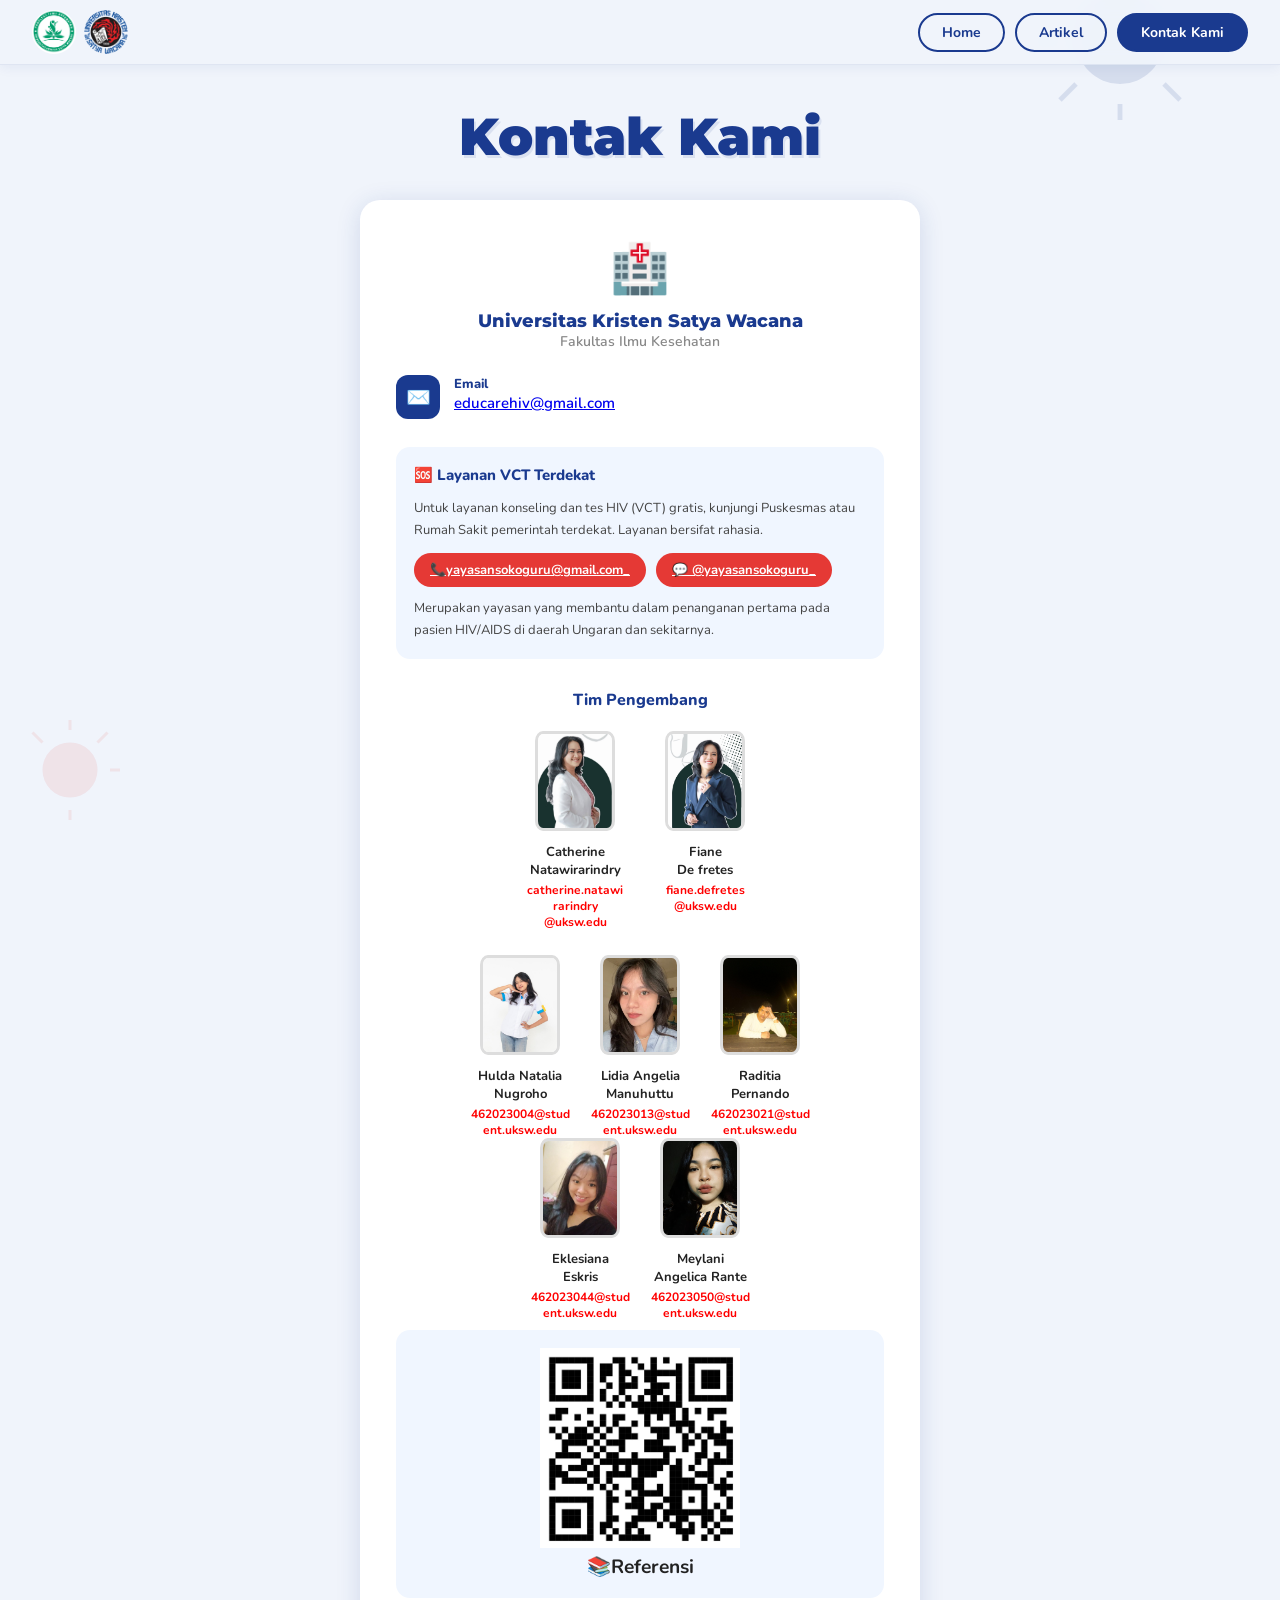
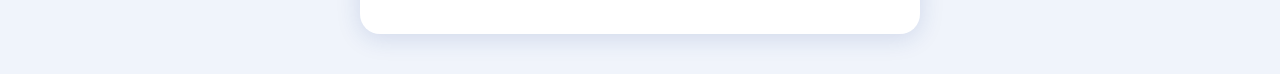
<file: kontak.html>
<!DOCTYPE html>
<html lang="id">
<head>
<meta charset="UTF-8">
<meta name="viewport" content="width=device-width, initial-scale=1.0">
<title>Digital Edu-HIV | Kontak Kami</title>
<link href="https://fonts.googleapis.com/css2?family=Nunito:wght@400;600;700;800;900&family=Montserrat:wght@700;800;900&display=swap" rel="stylesheet">
<link rel="stylesheet" href="style.css">
</head>
<body>
<!-- Virus background decoration -->
<div style="position:fixed;inset:0;pointer-events:none;z-index:0;overflow:hidden">
  <svg style="position:absolute;top:-40px;right:80px;width:160px;opacity:0.12" viewBox="0 0 200 200"><circle cx="100" cy="100" r="55" fill="#1a3a8f"/><g stroke="#1a3a8f" stroke-width="6" fill="none"><line x1="100" y1="20" x2="100" y2="0"/><line x1="155" y1="45" x2="175" y2="25"/><line x1="180" y1="100" x2="200" y2="100"/><line x1="155" y1="155" x2="175" y2="175"/><line x1="100" y1="180" x2="100" y2="200"/><line x1="45" y1="155" x2="25" y2="175"/><line x1="20" y1="100" x2="0" y2="100"/><line x1="45" y1="45" x2="25" y2="25"/></g><circle cx="100" cy="20" r="7" fill="#1a3a8f"/></svg>
  <svg style="position:absolute;bottom:80px;left:20px;width:100px;opacity:0.09" viewBox="0 0 200 200"><circle cx="100" cy="100" r="55" fill="#e53935"/><g stroke="#e53935" stroke-width="6" fill="none"><line x1="100" y1="20" x2="100" y2="0"/><line x1="155" y1="45" x2="175" y2="25"/><line x1="180" y1="100" x2="200" y2="100"/><line x1="100" y1="180" x2="100" y2="200"/><line x1="45" y1="45" x2="25" y2="25"/></g></svg>
</div>

<!-- NAVBAR -->
<nav class="navbar">
  <div class="navbar-logos">
    <img src="gambar/logo FIK.jpeg" alt="Logo FIK"> 
    <img src="gambar/UKSW LOGO.png" alt="Logo UKSW">
  </div>
  <div class="navbar-links">
    <a class="nav-btn" href="index.html">Home</a>
    <a class="nav-btn" href="artikel.html">Artikel</a>
    <a class="nav-btn active" href="kontak.html">Kontak Kami</a>
  </div>
</nav>

<!-- ================ KONTAK PAGE ================ -->
<div class="page active" id="page-kontak">
  <div class="inner-page">
    <div class="page-title reveal">Kontak Kami</div>
    <div class="kontak-box reveal delay-1">
      <div style="text-align:center;margin-bottom:24px">
        <div style="font-size:48px;margin-bottom:8px">🏥</div>
        <div style="font-family:'Montserrat',sans-serif;font-weight:800;font-size:18px;color:#1a3a8f">Universitas Kristen Satya Wacana</div>
        <div style="color:#888;font-size:14px;font-weight:600">Fakultas Ilmu Kesehatan</div>
      </div>
      <div class="kontak-info">
        <div class="kontak-row"><div class="kontak-icon">✉️</div>
     <div><div class="kontak-label">Email</div><a href="https://mail.google.com/mail/u/0/#inbox?compose=GTvVlcSDbSVfbLxkdWQplrsPRMGMvGlcfSStQbCMcBcckfSPVkcHkGjLxsVWXPShCKdHzpKWrTBbZ" target="_blank" rel="noopener">educarehiv@gmail.com</a></div></div>
      </div>
      <div style="background:#f0f6ff;border-radius:14px;padding:18px;margin-top:8px">
        <div style="font-weight:800;color:#1a3a8f;margin-bottom:12px;font-size:15px">🆘 Layanan VCT Terdekat</div>
        <p style="font-size:13px;color:#444;line-height:1.7">Untuk layanan konseling dan tes HIV (VCT) gratis, kunjungi Puskesmas atau Rumah Sakit pemerintah terdekat. Layanan bersifat rahasia.</p>
        <div style="margin-top:12px;display:flex;gap:10px;flex-wrap:wrap">
          <div style="background:var(--red);color:white;padding:8px 16px;border-radius:20px;font-size:13px;font-weight:700"><a href="https://mail.google.com/mail/u/0/#inbox?compose=GTvVlcSDbSVfbLxkdWQplrsPRMGMvGlcfSStQbCMcBcckfSPVkcHkGjLxsVWXPShCKdHzpKWrTBbZ" target="_blank" rel="noopener" style="color:white;"> 📞yayasansokoguru@gmail.com_</a></div>
          <div style="background:var(--red);color:white;padding:8px 16px;border-radius:20px;font-size:13px;font-weight:700"><a href="https://www.instagram.com/yayasansokoguru_?igsh=MWtjdmZ2cDlzY3hyaQ==" target="_blank" rel="noopener" style="color:white;">💬 @yayasansokoguru_</a></div>
        </div>
        <p style="font-size:13px;color:#444;line-height:1.7;margin-top:10px">Merupakan yayasan yang membantu dalam penanganan pertama pada pasien HIV/AIDS di daerah Ungaran dan sekitarnya.</p>
      </div>
     <div class="tim-section" style="margin-top:30px;text-align:center">
  <div style="font-weight:800;color:#1a3a8f;margin-bottom:20px;font-size:16px">Tim Pengembang</div>
  <!-- DOSEN -->
  <div style="display:flex;justify-content:center;gap:30px;margin-bottom:25px">
    <div class="anggota">
      <img src="gambar/catherine.natawirarindry@uksw.edu - Dosen 1.jpeg" class="foto-anggota">
      <div class="nama"><p>Catherine Natawirarindry</p></div>
      <div class="email">catherine.natawirarindry <br>@uksw.edu</div>
    </div>
    <div class="anggota">
      <img src="gambar/fiane.defretes@uksw.edu - Dosen 2.jpeg" class="foto-anggota">
      <div class="nama"><p>Fiane <br> De fretes</p></div>
      <div class="email">fiane.defretes <br>@uksw.edu</div>
    </div>
  </div>
  <!-- MAHASISWA -->
  <div style="display:flex;justify-content:center;gap:20px;flex-wrap:wrap">
    <div class="anggota">
      <img src="gambar/462023004@student.uksw.edu - anggota.jpeg" class="foto-anggota">
      <div class="nama">Hulda Natalia Nugroho</div>
      <div class="email">462023004@student.uksw.edu</div>
    </div>
    <div class="anggota">
      <img src="gambar/462023013@student.uksw.edu - anggota.jpeg" class="foto-anggota">
      <div class="nama">Lidia Angelia Manuhuttu</div>
      <div class="email">462023013@student.uksw.edu</div>
    </div>
    <div class="anggota">
      <img src="gambar/radit.jpeg" class="foto-anggota">
      <div class="nama">Raditia Pernando</div>
      <div class="email">462023021@student.uksw.edu</div>
    </div>
  </div>
  <!--Mahasiswa 2-->
  <div style="display:flex;justify-content:center;gap:20px;flex-wrap:wrap">
    <div class="anggota">
      <img src="gambar/462023044@student.uksw.edu - anggota.jpeg" class="foto-anggota">
      <div class="nama">Eklesiana <br> Eskris</div>
      <div class="email">462023044@student.uksw.edu</div>
    </div>
    <div class="anggota">
      <img src="gambar/462023050@student.uksw.edu - anggota.jpeg" class="foto-anggota">
      <div class="nama">Meylani Angelica Rante</div>
      <div class="email">462023050@student.uksw.edu</div>
    </div>
  </div>
</div>

<div style="background:#f0f6ff;border-radius:14px;padding:18px;margin-top:8px">
  <img src="gambar/Barcode Referensi.jpeg" alt="Barcode Referensi" style="width:100%;max-width:200px;display:block;margin:0 auto">
  <div class="nama" style="text-align: center;font-size: larger;">📚Referensi</div> 
</div>
      
    </div>
  </div>
</div>

<script>
  function triggerReveal() {
    document.querySelectorAll('.reveal').forEach((el, i) => { setTimeout(() => el.classList.add('visible'), i * 80); });
  }
  const observer = new IntersectionObserver((entries) => { entries.forEach(entry => { if (entry.isIntersecting) entry.target.classList.add('visible'); }); }, { threshold: 0.12 });
  window.addEventListener('DOMContentLoaded', () => {
    document.querySelectorAll('.reveal').forEach(el => observer.observe(el));
    triggerReveal();
  });
</script>
</body>
</html>
</file>
<file: style.css>
:root {
    --red: #e53935;
    --red-dark: #b71c1c;
    --blue: #1a3a8f;
    --blue-mid: #1565c0;
    --blue-light: #4a90d9;
    --blue-bg: #b3cef0;
    --blue-card: #1a3a8f;
    --white: #ffffff;
    --bg: #f0f4fb;
    --text-dark: #1a237e;
    --shadow: 0 4px 24px rgba(26,58,143,0.15);
  }
  * { box-sizing: border-box; margin: 0; padding: 0; }
  body { font-family: 'Nunito', sans-serif; background: var(--bg); color: #222; min-height: 100vh; overflow-x: hidden; }
  .navbar { position: sticky; top: 0; z-index: 100; background: rgba(240,244,251,0.95); backdrop-filter: blur(8px); display: flex; align-items: center; justify-content: space-between; padding: 10px 32px; border-bottom: 1.5px solid rgba(26,58,143,0.08); box-shadow: 0 2px 12px rgba(26,58,143,0.07); }
  .navbar-logos { display: flex; align-items: center; gap: 8px; }
  .navbar-logos img { height: 44px; width: 44px; object-fit: contain; border-radius: 50%; }
  .navbar-links { display: flex; gap: 10px; }
  .nav-btn { padding: 8px 22px; border-radius: 24px; border: 2px solid var(--blue); background: transparent; color: var(--blue); font-family: 'Nunito', sans-serif; font-weight: 700; font-size: 14px; cursor: pointer; transition: all 0.2s; text-decoration: none; display: inline-block; }
  .nav-btn:hover, .nav-btn.active { background: var(--blue); color: white; }
  .page { display: none; min-height: calc(100vh - 65px); position: relative; z-index: 1; }
  .page.active { display: block; }
  #page-home { display: flex; flex-direction: column; }

  /* ===== HERO: HORIZONTAL LAYOUT ===== */
.hero {
  display: flex !important;
  flex-direction: row !important;
  align-items: center !important;
  justify-content: space-between !important;
  gap: 40px !important;
  flex-wrap: nowrap !important;
  padding: 48px 60px !important;
  min-height: 420px;
}
.hero-text {
  flex: 1 1 0 !important;
  min-width: 0 !important;
  max-width: 55% !important;
}
.hero-image {
  flex: 0 0 auto !important;
  width: 320px !important;
  max-width: 40% !important;
  display: flex !important;
  align-items: center !important;
  justify-content: center !important;
}
.hero-image svg { width: 100% !important; height: auto !important; }
.hero > svg { display: none !important; }

  .hero-welcome { font-family: 'Montserrat', sans-serif; font-size: clamp(22px, 3.5vw, 36px); color: var(--red); font-weight: 800; margin-bottom: 4px; }
  .hero-title { font-family: 'Montserrat', sans-serif; font-size: clamp(50px, 7vw, 80px); font-weight: 900; color: var(--blue); line-height: 1; margin-bottom: 20px; text-shadow: 2px 4px 0 rgba(26,58,143,0.10); }
  .hero-subtitle { font-family: 'Nunito', sans-serif; font-size: clamp(15px, 2.5vw, 22px); font-weight: 800; color: #0c78c0; margin-bottom: 20px; }
  .hero-desc { font-size: 16px; line-height: 1.7; color: #444; font-weight: 600; margin-bottom: 32px; max-width: 460px; }
  .hero-cta { background: var(--red); color: white; border: none; border-radius: 40px; padding: 16px 48px; font-size: 20px; font-weight: 900; font-family: 'Montserrat', sans-serif; cursor: pointer; letter-spacing: 1px; box-shadow: 0 6px 20px rgba(229,57,53,0.35); transition: transform 0.2s, box-shadow 0.2s; text-transform: uppercase; }
  .hero-cta:hover { transform: translateY(-3px); box-shadow: 0 10px 28px rgba(229,57,53,0.45); }

  .menu-section { padding: 20px 40px 60px; background: rgba(255,255,255,0.5); }
  .menu-title { text-align: center; font-family: 'Montserrat', sans-serif; font-size: clamp(32px, 5vw, 56px); font-weight: 900; color: var(--blue); margin-bottom: 36px; text-shadow: 2px 3px 0 rgba(26,58,143,0.08); }
  .menu-grid { display: flex; flex-wrap: wrap; justify-content: center; gap: 20px; max-width: 1000px; margin: 0 auto; }
  .menu-card { background: #b3c8e8; border-radius: 20px; padding: 28px 20px 20px; width: 160px; text-align: center; cursor: pointer; transition: transform 0.2s, box-shadow 0.2s; box-shadow: 0 4px 16px rgba(26,58,143,0.12); border: none; display: flex; flex-direction: column; align-items: center; gap: 12px; }
  .menu-card:hover { transform: translateY(-6px); box-shadow: 0 10px 28px rgba(26,58,143,0.20); }
  .menu-card-icon { width: 64px; height: 64px; background: #b3c8e8; border-radius: 12px; display: flex; align-items: center; justify-content: center; font-size: 36px; }
  .menu-card-label { background: var(--red); color: white; border-radius: 10px; padding: 6px 10px; font-weight: 800; font-size: 13px; line-height: 1.3; width: 100%; font-family: 'Nunito', sans-serif; }
  .inner-page { padding: 40px 32px; max-width: 800px; margin: 0 auto; }
  .page-title { font-family: 'Montserrat', sans-serif; font-size: clamp(28px, 5vw, 52px); font-weight: 900; color: var(--blue); text-align: center; margin-bottom: 32px; text-shadow: 2px 3px 0 rgba(26,58,143,0.10); }
  .acc-item { margin-bottom: 14px; border-radius: 14px; overflow: hidden; box-shadow: 0 3px 12px rgba(26,58,143,0.10); }
  .acc-header { display: flex; align-items: center; gap: 14px; background: var(--blue-mid); color: white; padding: 14px 18px; cursor: pointer; border: none; width: 100%; text-align: left; font-family: 'Nunito', sans-serif; font-size: 16px; font-weight: 800; transition: background 0.2s; }
  .acc-header:hover { background: var(--blue); }
  .acc-header .acc-icon { font-size: 24px; flex-shrink: 0; width: 44px; height: 44px; border-radius: 10px; background: rgba(255,255,255,0.15); display: flex; align-items: center; justify-content: center; }
  .acc-header .acc-arrow { margin-left: auto; transition: transform 0.3s; font-size: 18px; }
  .acc-header.open .acc-arrow { transform: rotate(180deg); }
  .acc-body { max-height: 0; overflow: hidden; transition: max-height 0.4s ease; background: var(--blue-card); }
  .acc-body.open { max-height: 3000px; }
  .acc-content { padding: 20px 24px; display: flex; gap: 20px; align-items: flex-start; flex-wrap: wrap; }
  .acc-content-text { flex: 1; min-width: 220px; color: white; font-size: 14px; line-height: 1.8; font-weight: 600; }
  .video-edu-btn { display: inline-flex; align-items: center; gap: 12px; background: linear-gradient(135deg, #2e7d32 0%, #1b5e20 100%); color: white; text-decoration: none; border-radius: 50px; padding: 16px 32px; font-family: 'Montserrat', sans-serif; font-size: 18px; font-weight: 900; letter-spacing: 0.5px; box-shadow: 0 6px 24px rgba(46,125,50,0.40); transition: transform 0.2s, box-shadow 0.2s; border: 3px solid rgba(255,255,255,0.25); text-transform: uppercase; }
  .video-edu-btn:hover { transform: translateY(-4px) scale(1.03); box-shadow: 0 12px 32px rgba(46,125,50,0.50); }
  .video-edu-icon { width: 40px; height: 40px; background: white; color: #2e7d32; border-radius: 50%; display: inline-flex; align-items: center; justify-content: center; font-size: 16px; font-weight: 900; flex-shrink: 0; box-shadow: 0 2px 8px rgba(0,0,0,0.15); padding-left: 3px; }
  .btn-back { display: inline-flex; align-items: center; gap: 8px; background: var(--red); color: white; border: none; border-radius: 30px; padding: 10px 24px; font-size: 15px; font-weight: 800; cursor: pointer; margin-top: 20px; margin-bottom: 10px; font-family: 'Nunito', sans-serif; float: right; transition: transform 0.2s, box-shadow 0.2s; box-shadow: 0 4px 14px rgba(229,57,53,0.28); }
  .btn-back:hover { transform: translateY(-2px); box-shadow: 0 7px 20px rgba(229,57,53,0.38); }
  .artikel-grid { display: grid; grid-template-columns: repeat(auto-fill, minmax(280px, 1fr)); gap: 22px; max-width: 960px; margin: 0 auto; }
  .artikel-card { background: white; border-radius: 18px; overflow: hidden; box-shadow: var(--shadow); transition: transform 0.2s, box-shadow 0.2s; cursor: pointer; }
  .artikel-card:hover { transform: translateY(-5px); box-shadow: 0 12px 32px rgba(26,58,143,0.18); }
  .artikel-card-img { width: 100%; height: 160px; object-fit: cover; background: linear-gradient(135deg, #b3c8e8 0%, #4a90d9 100%); display: flex; align-items: center; justify-content: center; font-size: 52px; }
  .artikel-card-body { padding: 18px; }
  .artikel-card-tag { display: inline-block; background: #b3c8e8; color: var(--blue); border-radius: 8px; padding: 3px 10px; font-size: 11px; font-weight: 800; margin-bottom: 8px; text-transform: uppercase; }
  .artikel-card-title { font-size: 16px; font-weight: 800; color: var(--blue); line-height: 1.4; margin-bottom: 8px; }
  .artikel-card-desc { font-size: 13px; color: #666; line-height: 1.6; }
  .artikel-card-source { font-size: 11px; color: var(--blue-light); font-weight: 700; margin-top: 10px; opacity: 0.85; }
  a.artikel-card { text-decoration: none; color: inherit; display: block; }
  a.artikel-card:hover .artikel-card-title { color: var(--red); }
  .artikel-section-label { font-family: 'Montserrat', sans-serif; font-size: 18px; font-weight: 800; color: var(--blue); border-left: 5px solid var(--red); padding: 6px 16px; margin-bottom: 18px; background: rgba(179,200,232,0.25); border-radius: 0 10px 10px 0; }
  .kontak-box { background: white; border-radius: 20px; padding: 36px; box-shadow: var(--shadow); max-width: 560px; margin: 0 auto; }
  .kontak-info { display: flex; flex-direction: column; gap: 18px; margin-bottom: 28px; }
  .kontak-row { display: flex; align-items: flex-start; gap: 14px; font-size: 15px; color: #333; font-weight: 600; }
  .kontak-icon { width: 44px; height: 44px; border-radius: 12px; background: var(--blue); color: white; display: flex; align-items: center; justify-content: center; font-size: 20px; flex-shrink: 0; }
  .kontak-label { font-weight: 800; color: var(--blue); font-size: 13px; }
  .acc-row { display: flex; align-items: center; gap: 14px; margin-bottom: 14px; cursor: pointer; }
  .acc-row-icon { width: 72px; height: 72px; flex-shrink: 0; border-radius: 14px; overflow: hidden; background: #dce8f8; display: flex; align-items: center; justify-content: center; font-size: 34px; box-shadow: 0 3px 10px rgba(26,58,143,0.13); transition: transform 0.2s; font-family: 'Montserrat', sans-serif; font-weight: 900; }
  .acc-row:hover .acc-row-icon { transform: scale(1.06); }
  .acc-row-right { flex: 1; display: flex; flex-direction: column; gap: 6px; }
  .acc-row-label { background: var(--blue-mid); color: white; border-radius: 10px 10px 0 0; padding: 10px 18px; font-weight: 800; font-size: 15px; display: flex; align-items: center; justify-content: space-between; border: none; width: 100%; text-align: left; cursor: pointer; font-family: 'Nunito', sans-serif; transition: background 0.2s; }
  .acc-row-label:hover, .acc-row-label.open { background: var(--blue); }
  .acc-row-bar { height: 10px; background: var(--blue-light); border-radius: 0 0 8px 8px; transition: background 0.2s; }
  .acc-panel { max-height: 0; overflow: hidden; transition: max-height 0.45s cubic-bezier(0.4,0,0.2,1); background: var(--blue-card); border-radius: 0 0 14px 14px; margin-bottom: 4px; }
  .acc-panel.open { max-height: 2000px; }
  .acc-panel-inner { display: flex; gap: 0; align-items: stretch; padding: 0; }
  .acc-panel-imgs { display: flex; flex-direction: column; width: 140px; flex-shrink: 0; gap: 0; border-radius: 0 0 0 14px; overflow: hidden; }
  .acc-panel-img { flex: 1; min-height: 90px; background: rgba(255,255,255,0.12); display: flex; align-items: center; justify-content: center; font-size: 36px; border-bottom: 1px solid rgba(255,255,255,0.08); }
  .acc-panel-img:last-child { border-bottom: none; }
  .acc-panel-text { flex: 1; padding: 20px 22px; color: white; font-size: 13.5px; line-height: 1.85; font-weight: 600; }
  .acc-panel-text strong { font-weight: 800; }
  .acc-panel-text ul { padding-left: 16px; }
  .acc-panel-text li { margin-bottom: 2px; }

  .anggota { text-align: center; width: 100px; }
  .foto-anggota { width: 80px; height: 100px; border-radius: 10%; object-fit: cover; border: 3px solid #ddd; }
  .nama { font-weight: 700; margin-top: 6px; font-size: 13px; }
  .email { color: red; font-size: 12px; font-weight: 700; margin-top: 4px; max-width: 120px; word-wrap: break-word; overflow-wrap: break-word; line-height: 1.3; }

  /* ===== QUIZ BOX ===== */
  .quiz-box {
    margin-top: 28px;
    background: linear-gradient(135deg, #1a3a8f 0%, #1565c0 100%);
    border-radius: 20px;
    padding: 28px 32px;
    display: flex;
    align-items: center;
    justify-content: space-between;
    gap: 20px;
    box-shadow: 0 8px 28px rgba(26,58,143,0.25);
    flex-wrap: wrap;
  }
  .quiz-box-text { color: white; }
  .quiz-box-title { font-family: 'Montserrat', sans-serif; font-size: 22px; font-weight: 900; margin-bottom: 6px; }
  .quiz-box-desc { font-size: 14px; font-weight: 600; opacity: 0.85; line-height: 1.5; }
  .quiz-btn {
    display: inline-flex; align-items: center; gap: 10px;
    background: var(--red); color: white; text-decoration: none;
    border-radius: 40px; padding: 14px 32px;
    font-family: 'Montserrat', sans-serif; font-size: 16px; font-weight: 900;
    letter-spacing: 0.5px; box-shadow: 0 6px 20px rgba(229,57,53,0.40);
    transition: transform 0.2s, box-shadow 0.2s; text-transform: uppercase;
    white-space: nowrap; flex-shrink: 0;
  }
  .quiz-btn:hover { transform: translateY(-3px) scale(1.04); box-shadow: 0 10px 28px rgba(229,57,53,0.50); }
  .quiz-btn-icon { font-size: 20px; }

  .clearfix::after { content: ''; display: table; clear: both; }
  .reveal { opacity: 0; transform: translateY(30px); transition: opacity 0.6s ease, transform 0.6s ease; }
  .reveal.visible { opacity: 1; transform: translateY(0); }
  .delay-1 { transition-delay: 0.1s !important; }
  .delay-2 { transition-delay: 0.2s !important; }
  .delay-3 { transition-delay: 0.3s !important; }
  .delay-4 { transition-delay: 0.4s !important; }
  .delay-5 { transition-delay: 0.5s !important; }

  /* ===================== TABLET (max 900px) ===================== */
  @media (max-width: 900px) {
    .hero { padding: 40px 32px 32px; gap: 24px; min-height: unset; }
    .hero-text { max-width: 58%; }
    .hero-image { width: 260px; max-width: 40%; }
    .hero-cta { padding: 14px 36px; font-size: 17px; }
    .video-edu-btn { padding: 13px 24px; font-size: 15px; }
  }

  /* ===================== MOBILE (max 600px) ===================== */
  @media (max-width: 600px) {

    /* Navbar */
    .navbar { padding: 8px 12px; gap: 8px; }
    .navbar-logos { gap: 6px; }
    .navbar-logos img { height: 34px; width: 34px; }
    .navbar-links { gap: 6px; }
    .nav-btn { padding: 6px 10px; font-size: 11px; border-width: 1.5px; }

    /* Hero */
    .hero {
      flex-direction: column !important;
      flex-wrap: wrap !important;
      padding: 28px 20px 24px !important;
      gap: 12px !important;
      min-height: unset !important;
      text-align: center;
    }
    /* Hero title mobile - gambar tetap sejajar */
    .hero-title {
  font-size: 36px !important;
  display: flex !important;
  align-items: center !important;
  justify-content: center !important;
  gap: 8px !important;
  flex-wrap: nowrap !important;
  white-space: nowrap !important;
    }
    .hero-title img {
    width: 40px !important;
    height: 40px !important;
    object-fit: contain !important;
    flex-shrink: 0 !important;
    }  
    .hero-text { max-width: 100% !important; }
    .hero-title { font-size: 44px !important; margin-bottom: 12px; }
    .hero-subtitle { font-size: 15px !important; }
    .hero-desc { font-size: 13px; line-height: 1.6; margin: 0 auto 20px; max-width: 100%; }
    .hero-image { width: 200px !important; max-width: 70% !important; margin: 0 auto !important; }
    .hero-cta { padding: 12px 28px; font-size: 15px; width: 100%; justify-content: center; }
    .video-edu-btn { padding: 11px 18px; font-size: 13px; width: 100%; justify-content: center; }
    .video-edu-icon { width: 30px; height: 30px; font-size: 12px; }

    /* Poster */
    .poster-wrap { padding: 24px 16px 0 !important; }
    .poster-wrap img { border-radius: 12px !important; }

    /* Menu section */
    .menu-section { padding: 24px 12px 40px; }
    .menu-title { font-size: 28px; margin-bottom: 24px; }
    .menu-grid { gap: 12px; }
    .menu-card { width: 120px; padding: 18px 10px 14px; gap: 8px; border-radius: 16px; }
    .menu-card-icon { width: 48px; height: 48px; font-size: 26px; }
    .menu-card-label { font-size: 12px; padding: 5px 8px; }

    /* Inner page */
    .inner-page { padding: 20px 14px; }
    .page-title { font-size: 26px !important; margin-bottom: 20px; }

    /* Accordion header */
    .acc-header { padding: 12px 14px; font-size: 14px; gap: 10px; }
    .acc-header .acc-icon { width: 36px; height: 36px; font-size: 18px; }
    .acc-content { padding: 16px; }

    /* Accordion content: gambar + teks jadi vertikal */
    .acc-content-text { display: flex !important; flex-direction: column !important; }
    .acc-content-text > div[style] {
      flex: unset !important;
      width: 100% !important;
      min-width: unset !important;
      max-width: 100% !important;
    }

    /* FIX UTAMA: gambar portrait tidak terpotong */
    .acc-body img {
      width: 60% !important;
      height: auto !important;        /* tinggi mengikuti proporsi asli gambar */
      object-fit: contain !important; /* gambar tampil utuh, tidak dipotong */
      border-radius: 8px !important;
      margin: 0 auto 12px !important;
      display: block !important;
      aspect-ratio: unset !important;
    }

    /* ACC ROW */
    .acc-row { gap: 10px; }
    .acc-row-icon { width: 52px !important; height: 52px !important; font-size: 22px !important; border-radius: 10px; }
    .acc-row-label { font-size: 12px; padding: 9px 12px; }

    /* ACC PANEL inner */
    .acc-panel-inner { flex-direction: column !important; }
    .acc-panel-inner[style] { display: flex !important; flex-direction: column !important; gap: 0 !important; }
    .acc-panel-inner > div[style*="flex:0 0 50%"],
    .acc-panel-inner > div[style*="flex: 0 0 50%"] {
      flex: unset !important; width: 100% !important; min-width: unset !important;
    }
    .acc-panel-imgs { width: 100% !important; flex-direction: row !important; height: 72px !important; border-radius: 0 !important; }
    .acc-panel-img { min-height: 72px !important; font-size: 26px !important; }
    .acc-panel-text { padding: 14px 16px !important; font-size: 13px !important; }

    /* Quiz box */
    .quiz-box { flex-direction: column; align-items: flex-start; padding: 20px 18px; gap: 16px; }
    .quiz-box-title { font-size: 17px; }
    .quiz-box-desc { font-size: 13px; }
    .quiz-btn { width: 100%; justify-content: center; padding: 12px 20px; font-size: 14px; }

    /* Btn back */
    .btn-back { float: none; width: 100%; justify-content: center; margin-top: 16px; }
    .clearfix { overflow: hidden; }

    /* Artikel */
    .artikel-grid { grid-template-columns: 1fr; gap: 14px; }
    .artikel-section-label { font-size: 15px; }
    .artikel-card-img { height: 120px; font-size: 40px; }
    .artikel-card-body { padding: 14px; }
    .artikel-card-title { font-size: 14px; }

    /* Kontak */
    .kontak-box { padding: 20px 14px; border-radius: 14px; }
    .kontak-row { font-size: 13px; gap: 10px; }
    .kontak-icon { width: 36px; height: 36px; font-size: 16px; }

    /* Tim pengembang */
    .anggota { width: 80px; }
    .foto-anggota { width: 68px; height: 76px; }
    .nama { font-size: 10px; }
    .email { font-size: 9px; max-width: 85px; }
  }

  /* ===================== SMALL MOBILE (max 380px) ===================== */
  @media (max-width: 380px) {
    .nav-btn { padding: 5px 8px; font-size: 10px; }
    .hero-title { font-size: 36px !important; }
    .menu-card { width: 100px; padding: 14px 8px 12px; }
    .menu-card-icon { width: 40px; height: 40px; font-size: 22px; }
    .menu-card-label { font-size: 11px; }
    .acc-row-icon { width: 44px !important; height: 44px !important; font-size: 18px !important; }
    .acc-row-label { font-size: 11px; }
  }
</file>
